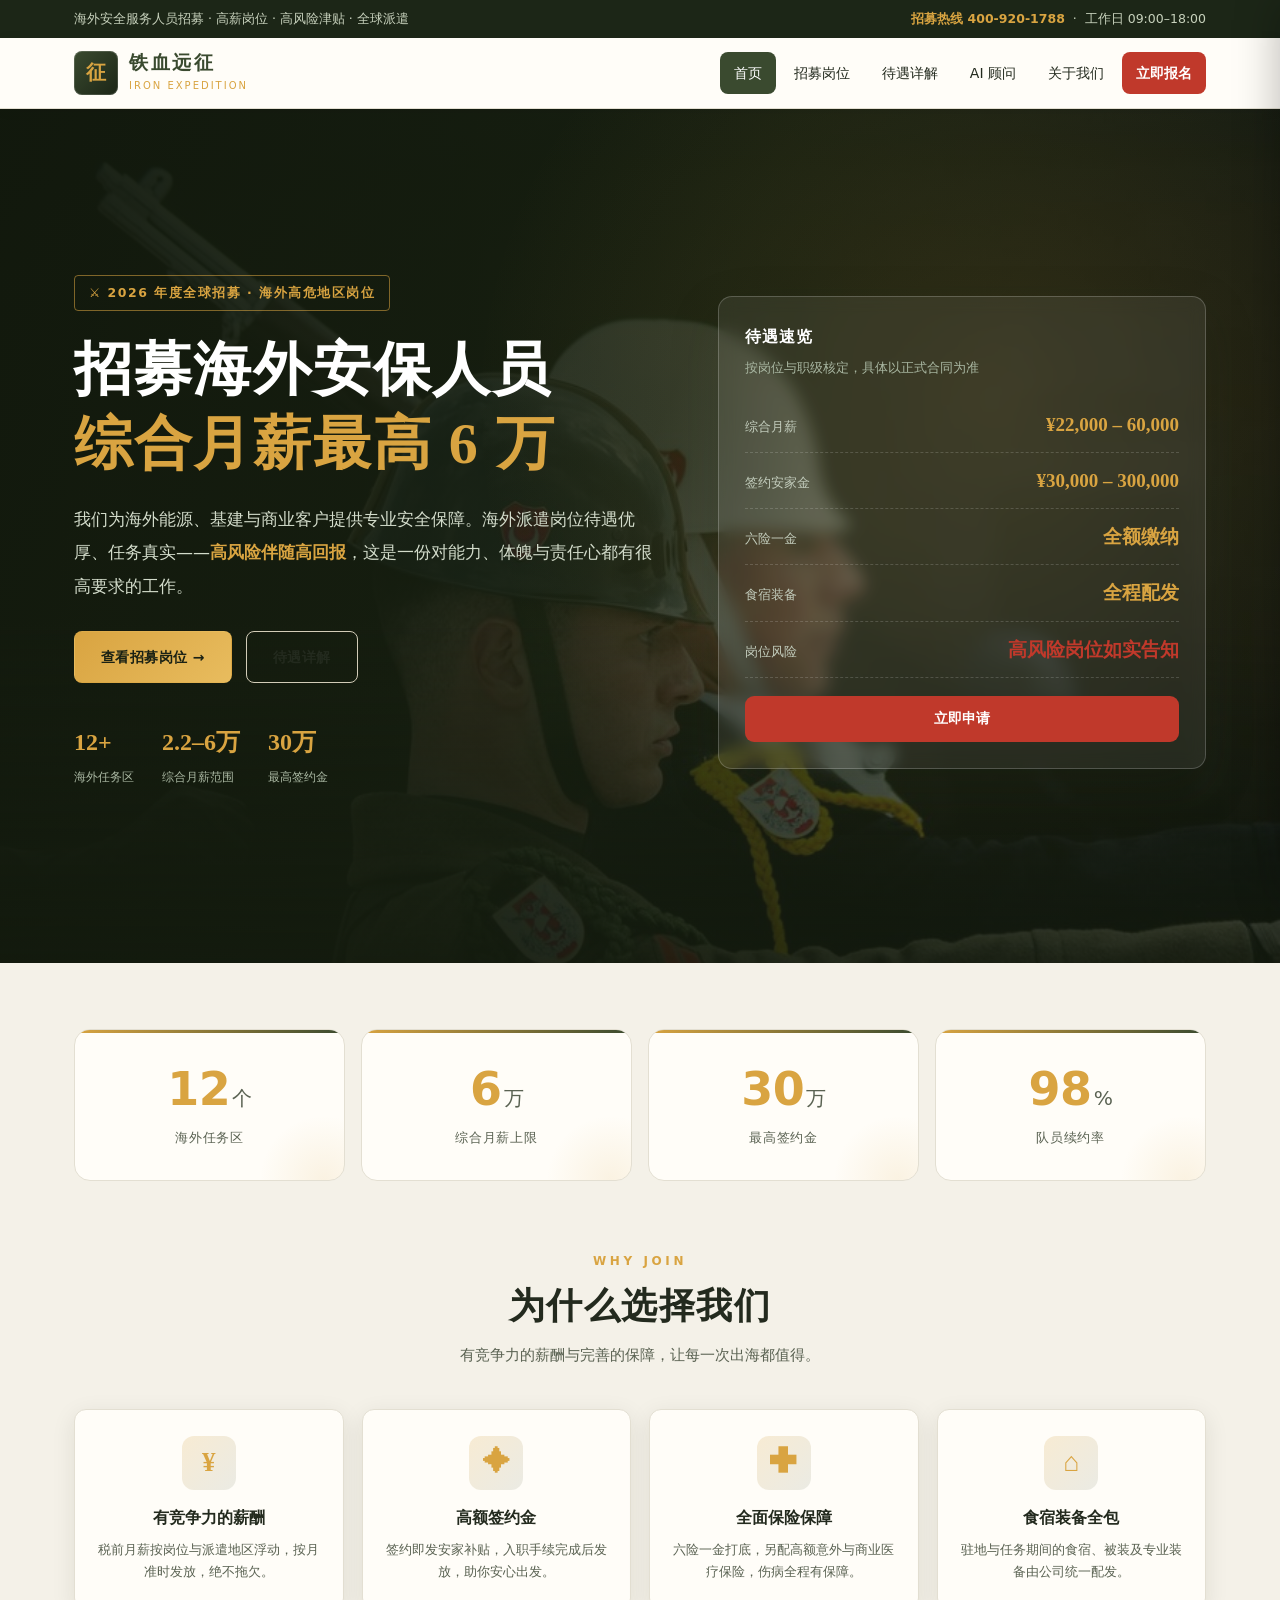
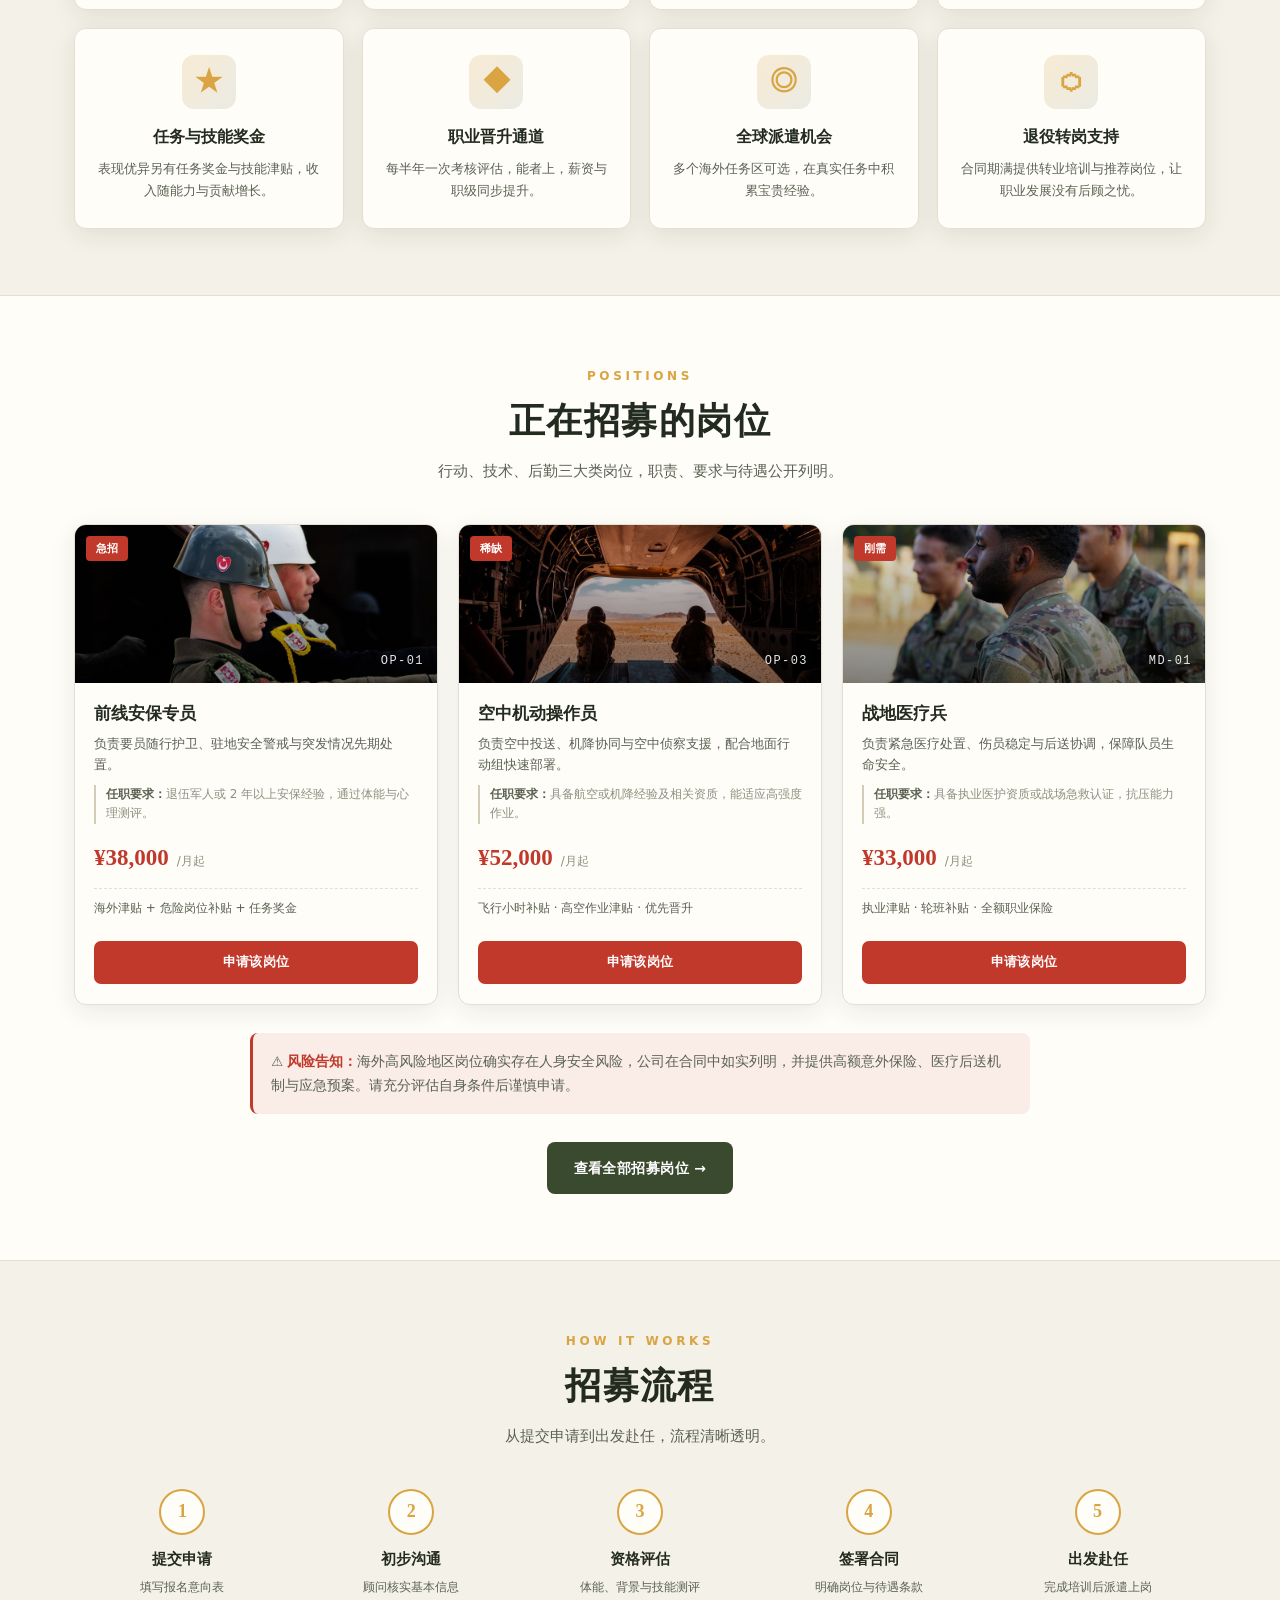
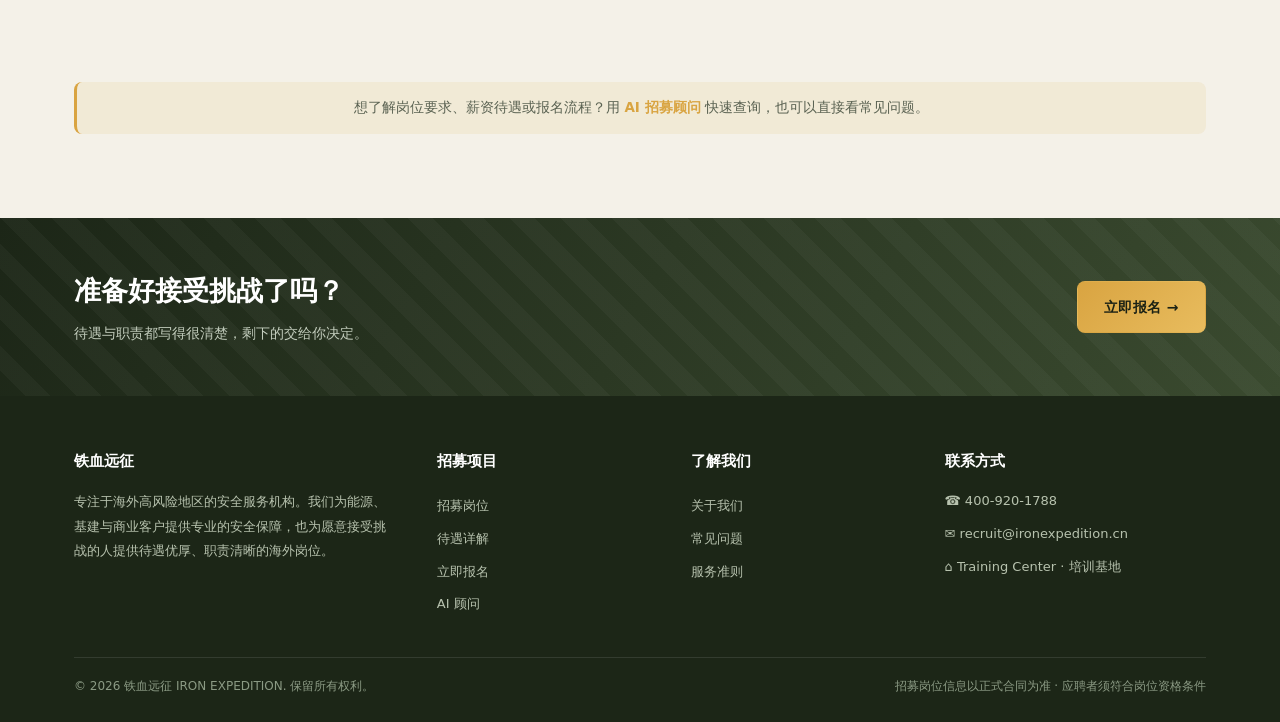
<file: index.html>
<!DOCTYPE html>
<html lang="zh-CN">
<head>
<meta charset="UTF-8"><meta name="viewport" content="width=device-width,initial-scale=1">
<title>铁血远征 · 海外安全服务人员招募 — 铁血远征</title>
<meta name="description" content="铁血远征海外岗位招募：行动、技术、后勤三大类岗位，综合月薪 2.2 万至 6 万，签约金最高 30 万，六险一金与高额意外保障齐全。">
<link rel="stylesheet" href="assets/style.css">
</head>
<body>
<div class="topbar"><div class="wrap">
  <span>海外安全服务人员招募 · 高薪岗位 · 高风险津贴 · 全球派遣</span>
  <span><b>招募热线 400-920-1788</b> &nbsp;·&nbsp; 工作日 09:00–18:00</span>
</div></div>
<header class="sitehead"><div class="wrap">
  <a class="logo" href="index.html"><div class="mark">征</div><div class="txt"><b>铁血远征</b><span>IRON EXPEDITION</span></div></a>
  <nav class="nav"><a href="index.html" class="cur">首页</a><a href="jobs.html">招募岗位</a><a href="benefits.html">待遇详解</a><a href="agent.html">AI 顾问</a><a href="about.html">关于我们</a><a href="enlist.html" class="nav-cta">立即报名</a></nav>
  <button class="burger" id="burger">☰ 菜单</button>
</div></header>
<div class="drawer-mask" id="drawerMask"></div>
<aside class="drawer" id="drawer">
  <div class="dh"><b>铁血远征</b><button id="drawerClose">×</button></div>
  <div class="dlist"><a href="index.html" class="cur"><span class="ico">⌂</span>首页</a><a href="jobs.html"><span class="ico">⚔</span>招募岗位</a><a href="benefits.html"><span class="ico">¥</span>待遇详解</a><a href="agent.html"><span class="ico">✦</span>AI 顾问</a><a href="about.html"><span class="ico">◈</span>关于我们</a><a href="enlist.html"><span class="ico">»</span>立即报名</a></div>
  <div class="df">招募热线 400-920-1788<br>工作日 09:00–18:00 · 海外岗位咨询请留言</div>
</aside>

<section class="hero"><div class="bg"></div><div class="wrap">
  <div>
    <span class="badge">⚔ 2026 年度全球招募 · 海外高危地区岗位</span>
    <h1>招募海外安保人员<br><em>综合月薪最高 6 万</em></h1>
    <p class="lead">我们为海外能源、基建与商业客户提供专业安全保障。海外派遣岗位待遇优厚、任务真实——<b>高风险伴随高回报</b>，这是一份对能力、体魄与责任心都有很高要求的工作。</p>
    <div class="actions"><a href="jobs.html" class="btn btn-gold">查看招募岗位 →</a><a href="benefits.html" class="btn btn-ghost">待遇详解</a></div>
    <div class="trust"><div><b>12+</b><span>海外任务区</span></div><div><b>2.2–6万</b><span>综合月薪范围</span></div><div><b>30万</b><span>最高签约金</span></div></div>
  </div>
  <div class="hero-card">
    <h3>待遇速览</h3><div class="sub">按岗位与职级核定，具体以正式合同为准</div>
    <div class="pay-line"><span>综合月薪</span><b>¥22,000 – 60,000</b></div>
    <div class="pay-line"><span>签约安家金</span><b>¥30,000 – 300,000</b></div>
    <div class="pay-line"><span>六险一金</span><b>全额缴纳</b></div>
    <div class="pay-line"><span>食宿装备</span><b>全程配发</b></div>
    <div class="pay-line"><span>岗位风险</span><b style="color:var(--danger)">高风险岗位如实告知</b></div>
    <div class="fake-input"><a href="enlist.html">立即申请</a></div>
  </div>
</div></section>

<section><div class="wrap"><div class="stat-grid"><div class="stat-card"><div class="stat-num">12<span>个</span></div><div class="stat-label">海外任务区</div></div><div class="stat-card"><div class="stat-num">6<span>万</span></div><div class="stat-label">综合月薪上限</div></div><div class="stat-card"><div class="stat-num">30<span>万</span></div><div class="stat-label">最高签约金</div></div><div class="stat-card"><div class="stat-num">98<span>%</span></div><div class="stat-label">队员续约率</div></div></div></div></section>

<section style="padding-top:0"><div class="wrap">
<div class="sec-head"><span class="kicker">WHY JOIN</span><h2>为什么选择我们</h2><p>有竞争力的薪酬与完善的保障，让每一次出海都值得。</p></div>
<div class="feature-grid"><div class="card feature"><div class="ic">¥</div><h4>有竞争力的薪酬</h4><p>税前月薪按岗位与派遣地区浮动，按月准时发放，绝不拖欠。</p></div><div class="card feature"><div class="ic">✦</div><h4>高额签约金</h4><p>签约即发安家补贴，入职手续完成后发放，助你安心出发。</p></div><div class="card feature"><div class="ic">✚</div><h4>全面保险保障</h4><p>六险一金打底，另配高额意外与商业医疗保险，伤病全程有保障。</p></div><div class="card feature"><div class="ic">⌂</div><h4>食宿装备全包</h4><p>驻地与任务期间的食宿、被装及专业装备由公司统一配发。</p></div><div class="card feature"><div class="ic">★</div><h4>任务与技能奖金</h4><p>表现优异另有任务奖金与技能津贴，收入随能力与贡献增长。</p></div><div class="card feature"><div class="ic">◆</div><h4>职业晋升通道</h4><p>每半年一次考核评估，能者上，薪资与职级同步提升。</p></div><div class="card feature"><div class="ic">◎</div><h4>全球派遣机会</h4><p>多个海外任务区可选，在真实任务中积累宝贵经验。</p></div><div class="card feature"><div class="ic">⬡</div><h4>退役转岗支持</h4><p>合同期满提供转业培训与推荐岗位，让职业发展没有后顾之忧。</p></div></div>
</div></section>

<section style="background:var(--card);border-top:1px solid var(--line);border-bottom:1px solid var(--line)"><div class="wrap">
<div class="sec-head"><span class="kicker">POSITIONS</span><h2>正在招募的岗位</h2><p>行动、技术、后勤三大类岗位，职责、要求与待遇公开列明。</p></div>
<div class="job-grid">
  <article class="job"><div class="top"><img src="assets/images/hero.jpg" alt="前线安保专员" loading="lazy"><span class="corner">急招</span><span class="code">OP-01</span></div><div class="body"><h4>前线安保专员</h4><div class="desc">负责要员随行护卫、驻地安全警戒与突发情况先期处置。</div><div class="req"><b>任职要求：</b>退伍军人或 2 年以上安保经验，通过体能与心理测评。</div><div class="pay"><b>¥38,000</b><span>/月起</span></div><div class="meta">海外津贴 + 危险岗位补贴 + 任务奖金</div><div class="foot"><a href="enlist.html?job=a1" class="btn btn-danger btn-sm">申请该岗位</a></div></div></article>
  <article class="job"><div class="top"><img src="assets/images/s4.jpg" alt="空中机动操作员" loading="lazy"><span class="corner">稀缺</span><span class="code">OP-03</span></div><div class="body"><h4>空中机动操作员</h4><div class="desc">负责空中投送、机降协同与空中侦察支援，配合地面行动组快速部署。</div><div class="req"><b>任职要求：</b>具备航空或机降经验及相关资质，能适应高强度作业。</div><div class="pay"><b>¥52,000</b><span>/月起</span></div><div class="meta">飞行小时补贴 · 高空作业津贴 · 优先晋升</div><div class="foot"><a href="enlist.html?job=a3" class="btn btn-danger btn-sm">申请该岗位</a></div></div></article>
  <article class="job"><div class="top"><img src="assets/images/s10.jpg" alt="战地医疗兵" loading="lazy"><span class="corner">刚需</span><span class="code">MD-01</span></div><div class="body"><h4>战地医疗兵</h4><div class="desc">负责紧急医疗处置、伤员稳定与后送协调，保障队员生命安全。</div><div class="req"><b>任职要求：</b>具备执业医护资质或战场急救认证，抗压能力强。</div><div class="pay"><b>¥33,000</b><span>/月起</span></div><div class="meta">执业津贴 · 轮班补贴 · 全额职业保险</div><div class="foot"><a href="enlist.html?job=b1" class="btn btn-danger btn-sm">申请该岗位</a></div></div></article>
</div>
<div class="danger-note" style="max-width:780px;margin:28px auto 0">⚠️ <b>风险告知：</b>海外高风险地区岗位确实存在人身安全风险，公司在合同中如实列明，并提供高额意外保险、医疗后送机制与应急预案。请充分评估自身条件后谨慎申请。</div>
<div style="text-align:center;margin-top:28px"><a href="jobs.html" class="btn btn-army">查看全部招募岗位 →</a></div>
</div></section>

<section><div class="wrap">
<div class="sec-head"><span class="kicker">HOW IT WORKS</span><h2>招募流程</h2><p>从提交申请到出发赴任，流程清晰透明。</p></div>
<div class="flow"><div class="step"><div class="n">1</div><h5>提交申请</h5><p>填写报名意向表</p></div><div class="step"><div class="n">2</div><h5>初步沟通</h5><p>顾问核实基本信息</p></div><div class="step"><div class="n">3</div><h5>资格评估</h5><p>体能、背景与技能测评</p></div><div class="step"><div class="n">4</div><h5>签署合同</h5><p>明确岗位与待遇条款</p></div><div class="step"><div class="n">5</div><h5>出发赴任</h5><p>完成培训后派遣上岗</p></div></div>
</div></section>

<section style="padding-top:0"><div class="wrap"><div class="notice center">想了解岗位要求、薪资待遇或报名流程？用 <a href="agent.html" style="color:var(--gold)"><b>AI 招募顾问</b></a> 快速查询，也可以直接看常见问题。</div></div></section>

<section class="cta-strip"><div class="wrap">
  <div><h3>准备好接受挑战了吗？</h3><p>待遇与职责都写得很清楚，剩下的交给你决定。</p></div>
  <a href="enlist.html" class="btn btn-gold">立即报名 →</a>
</div></section>

<footer class="sitefoot"><div class="wrap"><div class="grid">
  <div class="brand"><h5>铁血远征</h5><p>专注于海外高风险地区的安全服务机构。我们为能源、基建与商业客户提供专业的安全保障，也为愿意接受挑战的人提供待遇优厚、职责清晰的海外岗位。</p></div>
  <div><h5>招募项目</h5><a href="jobs.html">招募岗位</a><a href="benefits.html">待遇详解</a><a href="enlist.html">立即报名</a><a href="agent.html">AI 顾问</a></div>
  <div><h5>了解我们</h5><a href="about.html">关于我们</a><a href="about.html#faq">常见问题</a><a href="about.html">服务准则</a></div>
  <div><h5>联系方式</h5><div class="contact-line">☎ 400-920-1788</div><div class="contact-line">✉ recruit@ironexpedition.cn</div><div class="contact-line">⌂  Training Center · 培训基地</div></div>
</div>
<div class="bottom"><span>© 2026 铁血远征 IRON EXPEDITION. 保留所有权利。</span><span>招募岗位信息以正式合同为准 · 应聘者须符合岗位资格条件</span></div>
</div></footer>
<div id="toast" class="toast"></div>
<script src="assets/data.js"></script><script src="assets/app.js"></script>
<script>window.TB_READY && TB_READY();</script>
</body></html>
</file>
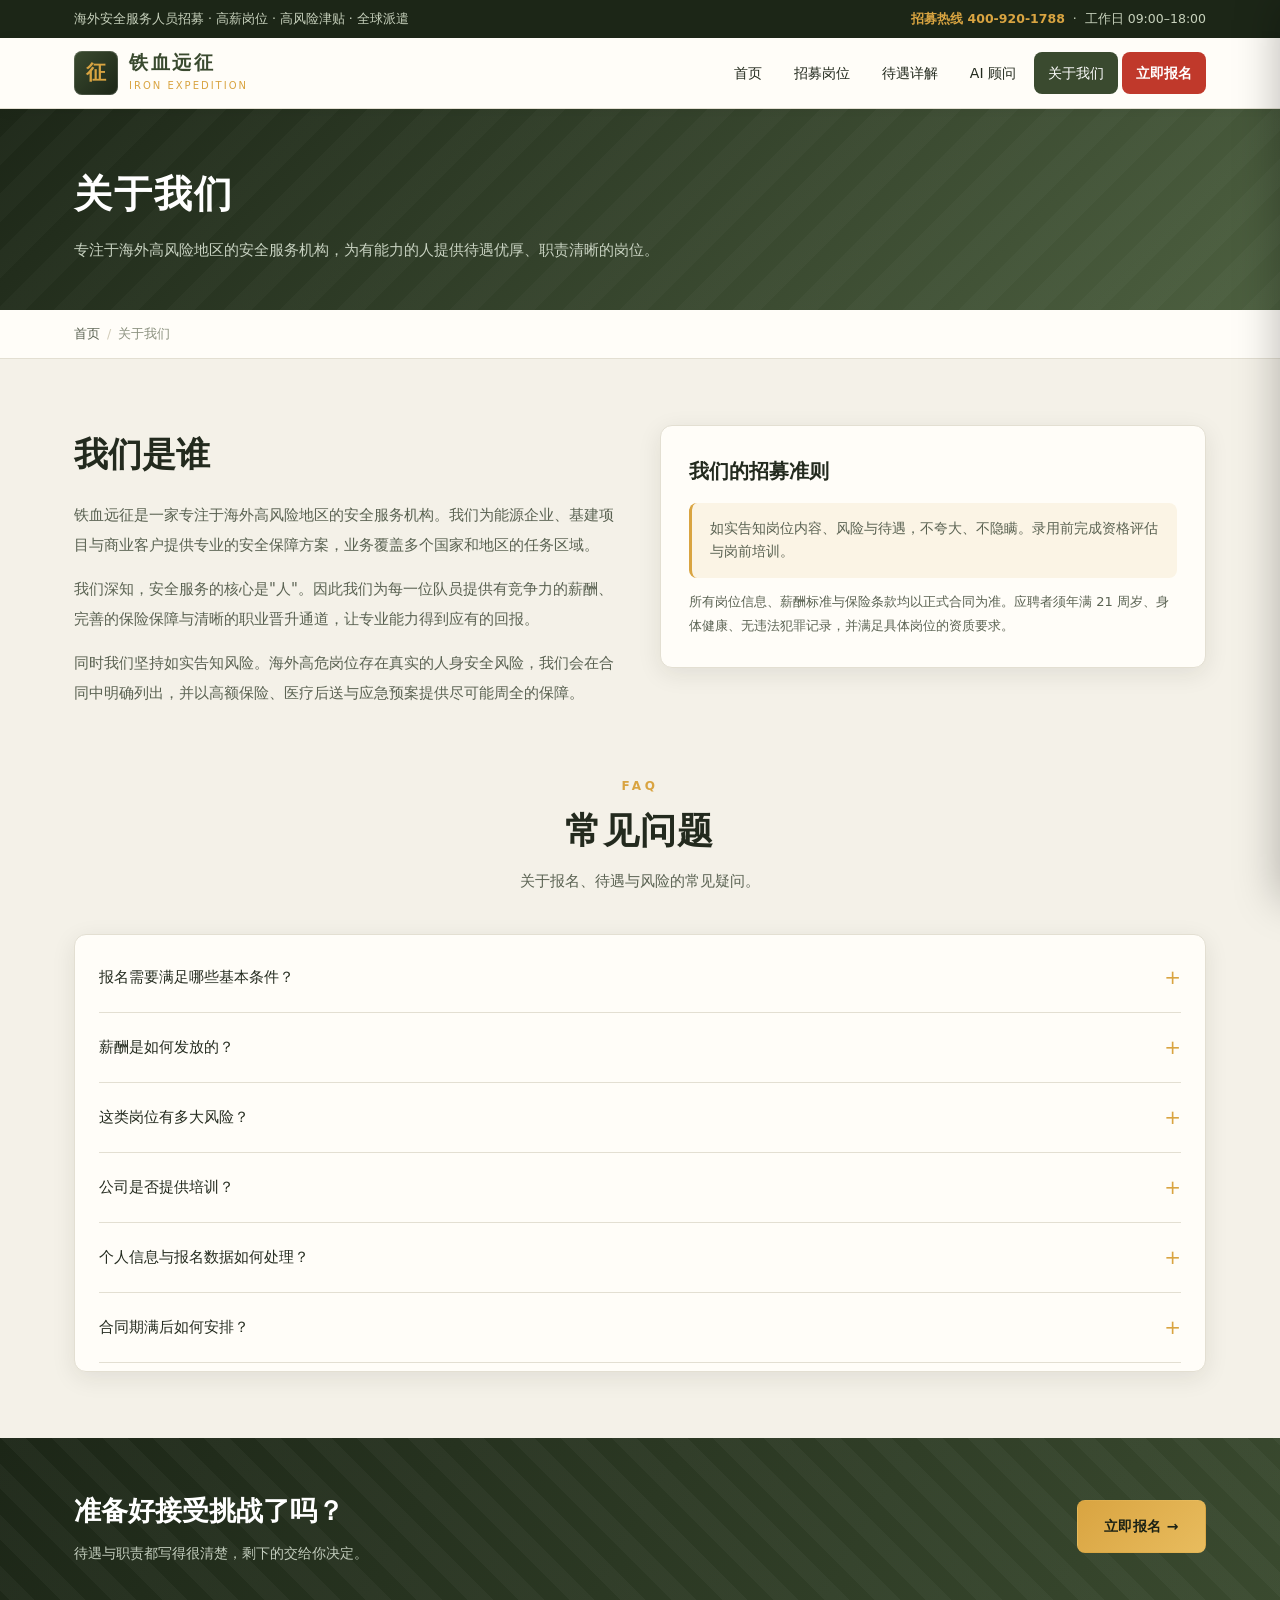
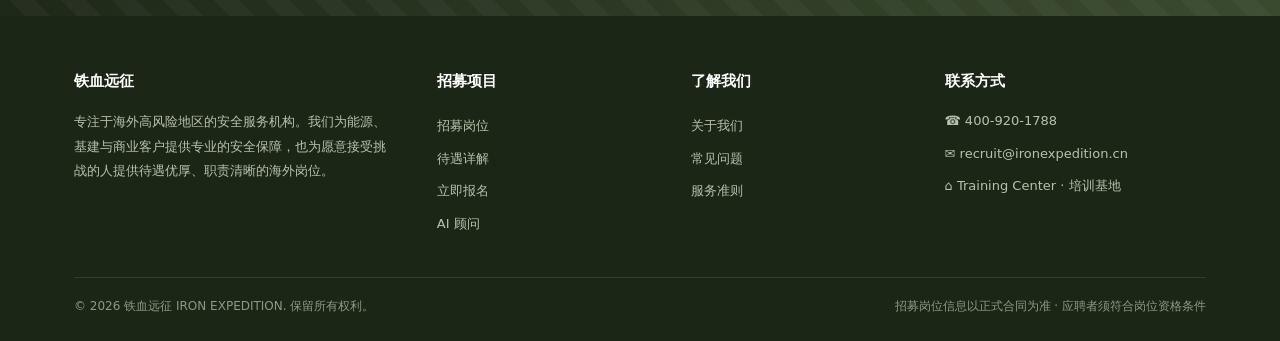
<file: about.html>
<!DOCTYPE html>
<html lang="zh-CN">
<head>
<meta charset="UTF-8"><meta name="viewport" content="width=device-width,initial-scale=1">
<title>关于我们 — 铁血远征</title>
<meta name="description" content="了解铁血远征：海外安全服务机构，招募准则、岗位风险告知与常见疑问。">
<link rel="stylesheet" href="assets/style.css">
</head>
<body>
<div class="topbar"><div class="wrap">
  <span>海外安全服务人员招募 · 高薪岗位 · 高风险津贴 · 全球派遣</span>
  <span><b>招募热线 400-920-1788</b> &nbsp;·&nbsp; 工作日 09:00–18:00</span>
</div></div>
<header class="sitehead"><div class="wrap">
  <a class="logo" href="index.html"><div class="mark">征</div><div class="txt"><b>铁血远征</b><span>IRON EXPEDITION</span></div></a>
  <nav class="nav"><a href="index.html">首页</a><a href="jobs.html">招募岗位</a><a href="benefits.html">待遇详解</a><a href="agent.html">AI 顾问</a><a href="about.html" class="cur">关于我们</a><a href="enlist.html" class="nav-cta">立即报名</a></nav>
  <button class="burger" id="burger">☰ 菜单</button>
</div></header>
<div class="drawer-mask" id="drawerMask"></div>
<aside class="drawer" id="drawer">
  <div class="dh"><b>铁血远征</b><button id="drawerClose">×</button></div>
  <div class="dlist"><a href="index.html"><span class="ico">⌂</span>首页</a><a href="jobs.html"><span class="ico">⚔</span>招募岗位</a><a href="benefits.html"><span class="ico">¥</span>待遇详解</a><a href="agent.html"><span class="ico">✦</span>AI 顾问</a><a href="about.html" class="cur"><span class="ico">◈</span>关于我们</a><a href="enlist.html"><span class="ico">»</span>立即报名</a></div>
  <div class="df">招募热线 400-920-1788<br>工作日 09:00–18:00 · 海外岗位咨询请留言</div>
</aside>

<div class="pagehead"><div class="wrap"><h1>关于我们</h1><p>专注于海外高风险地区的安全服务机构，为有能力的人提供待遇优厚、职责清晰的岗位。</p></div></div>
<div class="crumb"><div class="wrap"><a href="index.html">首页</a><span>/</span>关于我们</div></div>

<section><div class="wrap">
  <div class="about-hero" style="display:grid;gap:40px;align-items:start">
    <div><h2 style="font-family:var(--serif);font-size:clamp(24px,4vw,34px);margin-bottom:16px">我们是谁</h2>
      <p style="color:var(--ink-2);line-height:2;margin-bottom:14px">铁血远征是一家专注于海外高风险地区的安全服务机构。我们为能源企业、基建项目与商业客户提供专业的安全保障方案，业务覆盖多个国家和地区的任务区域。</p>
      <p style="color:var(--ink-2);line-height:2;margin-bottom:14px">我们深知，安全服务的核心是"人"。因此我们为每一位队员提供有竞争力的薪酬、完善的保险保障与清晰的职业晋升通道，让专业能力得到应有的回报。</p>
      <p style="color:var(--ink-2);line-height:2">同时我们坚持如实告知风险。海外高危岗位存在真实的人身安全风险，我们会在合同中明确列出，并以高额保险、医疗后送与应急预案提供尽可能周全的保障。</p>
    </div>
    <div class="card" style="padding:28px"><h3 style="font-family:var(--serif);font-size:20px;margin-bottom:14px">我们的招募准则</h3>
      <div class="notice" style="margin:0 0 12px">如实告知岗位内容、风险与待遇，不夸大、不隐瞒。录用前完成资格评估与岗前培训。</div>
      <p class="small" style="line-height:1.9">所有岗位信息、薪酬标准与保险条款均以正式合同为准。应聘者须年满 21 周岁、身体健康、无违法犯罪记录，并满足具体岗位的资质要求。</p>
    </div>
  </div>
  <div class="sec-head" style="margin-top:64px"><span class="kicker">FAQ</span><h2>常见问题</h2><p>关于报名、待遇与风险的常见疑问。</p></div>
  <div class="card" style="padding:8px 24px" id="faqBox"></div>
</div></section>

<section class="cta-strip"><div class="wrap">
  <div><h3>准备好接受挑战了吗？</h3><p>待遇与职责都写得很清楚，剩下的交给你决定。</p></div>
  <a href="enlist.html" class="btn btn-gold">立即报名 →</a>
</div></section>

<footer class="sitefoot"><div class="wrap"><div class="grid">
  <div class="brand"><h5>铁血远征</h5><p>专注于海外高风险地区的安全服务机构。我们为能源、基建与商业客户提供专业的安全保障，也为愿意接受挑战的人提供待遇优厚、职责清晰的海外岗位。</p></div>
  <div><h5>招募项目</h5><a href="jobs.html">招募岗位</a><a href="benefits.html">待遇详解</a><a href="enlist.html">立即报名</a><a href="agent.html">AI 顾问</a></div>
  <div><h5>了解我们</h5><a href="about.html">关于我们</a><a href="about.html#faq">常见问题</a><a href="about.html">服务准则</a></div>
  <div><h5>联系方式</h5><div class="contact-line">☎ 400-920-1788</div><div class="contact-line">✉ recruit@ironexpedition.cn</div><div class="contact-line">⌂  Training Center · 培训基地</div></div>
</div>
<div class="bottom"><span>© 2026 铁血远征 IRON EXPEDITION. 保留所有权利。</span><span>招募岗位信息以正式合同为准 · 应聘者须符合岗位资格条件</span></div>
</div></footer>
<div id="toast" class="toast"></div>
<script src="assets/data.js"></script><script src="assets/app.js"></script>
<script>window.TB_READY && TB_READY();</script>
</body></html>
</file>
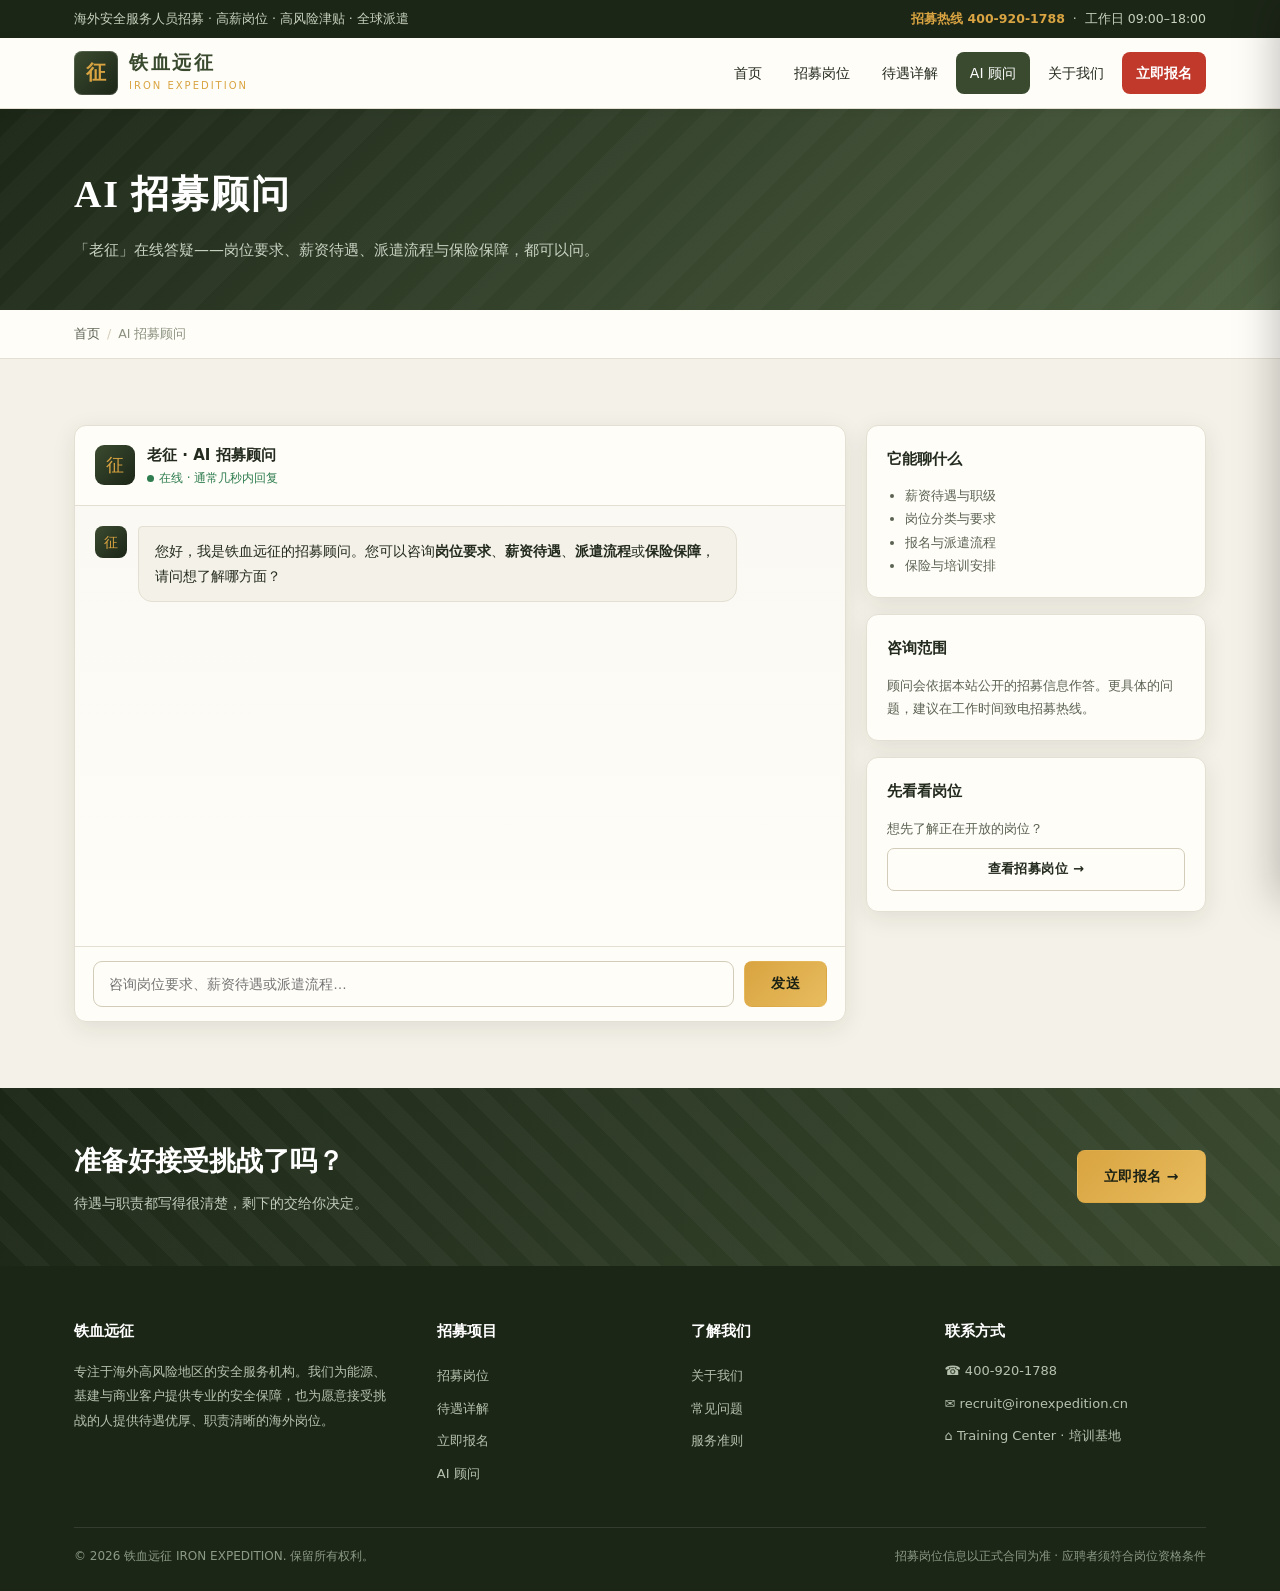
<file: agent.html>
<!DOCTYPE html>
<html lang="zh-CN">
<head>
<meta charset="UTF-8"><meta name="viewport" content="width=device-width,initial-scale=1">
<title>AI 招募顾问 — 铁血远征</title>
<meta name="description" content="铁血远征 AI 招募顾问，在线解答岗位要求、薪资待遇、派遣流程与保险保障等招募相关问题。">
<link rel="stylesheet" href="assets/style.css">
</head>
<body>
<div class="topbar"><div class="wrap">
  <span>海外安全服务人员招募 · 高薪岗位 · 高风险津贴 · 全球派遣</span>
  <span><b>招募热线 400-920-1788</b> &nbsp;·&nbsp; 工作日 09:00–18:00</span>
</div></div>
<header class="sitehead"><div class="wrap">
  <a class="logo" href="index.html"><div class="mark">征</div><div class="txt"><b>铁血远征</b><span>IRON EXPEDITION</span></div></a>
  <nav class="nav"><a href="index.html">首页</a><a href="jobs.html">招募岗位</a><a href="benefits.html">待遇详解</a><a href="agent.html" class="cur">AI 顾问</a><a href="about.html">关于我们</a><a href="enlist.html" class="nav-cta">立即报名</a></nav>
  <button class="burger" id="burger">☰ 菜单</button>
</div></header>
<div class="drawer-mask" id="drawerMask"></div>
<aside class="drawer" id="drawer">
  <div class="dh"><b>铁血远征</b><button id="drawerClose">×</button></div>
  <div class="dlist"><a href="index.html"><span class="ico">⌂</span>首页</a><a href="jobs.html"><span class="ico">⚔</span>招募岗位</a><a href="benefits.html"><span class="ico">¥</span>待遇详解</a><a href="agent.html" class="cur"><span class="ico">✦</span>AI 顾问</a><a href="about.html"><span class="ico">◈</span>关于我们</a><a href="enlist.html"><span class="ico">»</span>立即报名</a></div>
  <div class="df">招募热线 400-920-1788<br>工作日 09:00–18:00 · 海外岗位咨询请留言</div>
</aside>

<div class="pagehead"><div class="wrap"><h1>AI 招募顾问</h1><p>「老征」在线答疑——岗位要求、薪资待遇、派遣流程与保险保障，都可以问。</p></div></div>
<div class="crumb"><div class="wrap"><a href="index.html">首页</a><span>/</span>AI 招募顾问</div></div>

<section><div class="wrap">
  <div class="agent-layout">
    <div class="chat-box">
      <div class="chat-top"><div class="av">征</div><div><b>老征 · AI 招募顾问</b><div class="status">在线 · 通常几秒内回复</div></div></div>
      <div class="chat-log" id="chatLog"></div>
      <div class="chat-input"><input type="text" id="msgInput" placeholder="咨询岗位要求、薪资待遇或派遣流程…" autocomplete="off"><button class="btn btn-gold" id="sendBtn">发送</button></div>
    </div>
    <aside class="agent-side">
      <div class="card side-card"><h4>它能聊什么</h4><ul><li>薪资待遇与职级</li><li>岗位分类与要求</li><li>报名与派遣流程</li><li>保险与培训安排</li></ul></div>
      <div class="card side-card"><h4>咨询范围</h4><p>顾问会依据本站公开的招募信息作答。更具体的问题，建议在工作时间致电招募热线。</p></div>
      <div class="card side-card"><h4>先看看岗位</h4><p>想先了解正在开放的岗位？</p><a href="jobs.html" class="btn btn-ghost btn-sm" style="width:100%;margin-top:8px">查看招募岗位 →</a></div>
    </aside>
  </div>
</div></section>

<section class="cta-strip"><div class="wrap">
  <div><h3>准备好接受挑战了吗？</h3><p>待遇与职责都写得很清楚，剩下的交给你决定。</p></div>
  <a href="enlist.html" class="btn btn-gold">立即报名 →</a>
</div></section>

<footer class="sitefoot"><div class="wrap"><div class="grid">
  <div class="brand"><h5>铁血远征</h5><p>专注于海外高风险地区的安全服务机构。我们为能源、基建与商业客户提供专业的安全保障，也为愿意接受挑战的人提供待遇优厚、职责清晰的海外岗位。</p></div>
  <div><h5>招募项目</h5><a href="jobs.html">招募岗位</a><a href="benefits.html">待遇详解</a><a href="enlist.html">立即报名</a><a href="agent.html">AI 顾问</a></div>
  <div><h5>了解我们</h5><a href="about.html">关于我们</a><a href="about.html#faq">常见问题</a><a href="about.html">服务准则</a></div>
  <div><h5>联系方式</h5><div class="contact-line">☎ 400-920-1788</div><div class="contact-line">✉ recruit@ironexpedition.cn</div><div class="contact-line">⌂  Training Center · 培训基地</div></div>
</div>
<div class="bottom"><span>© 2026 铁血远征 IRON EXPEDITION. 保留所有权利。</span><span>招募岗位信息以正式合同为准 · 应聘者须符合岗位资格条件</span></div>
</div></footer>
<div id="toast" class="toast"></div>
<script src="assets/data.js"></script><script src="assets/app.js"></script>
<script>window.TB_READY && TB_READY();</script>
</body></html>
</file>
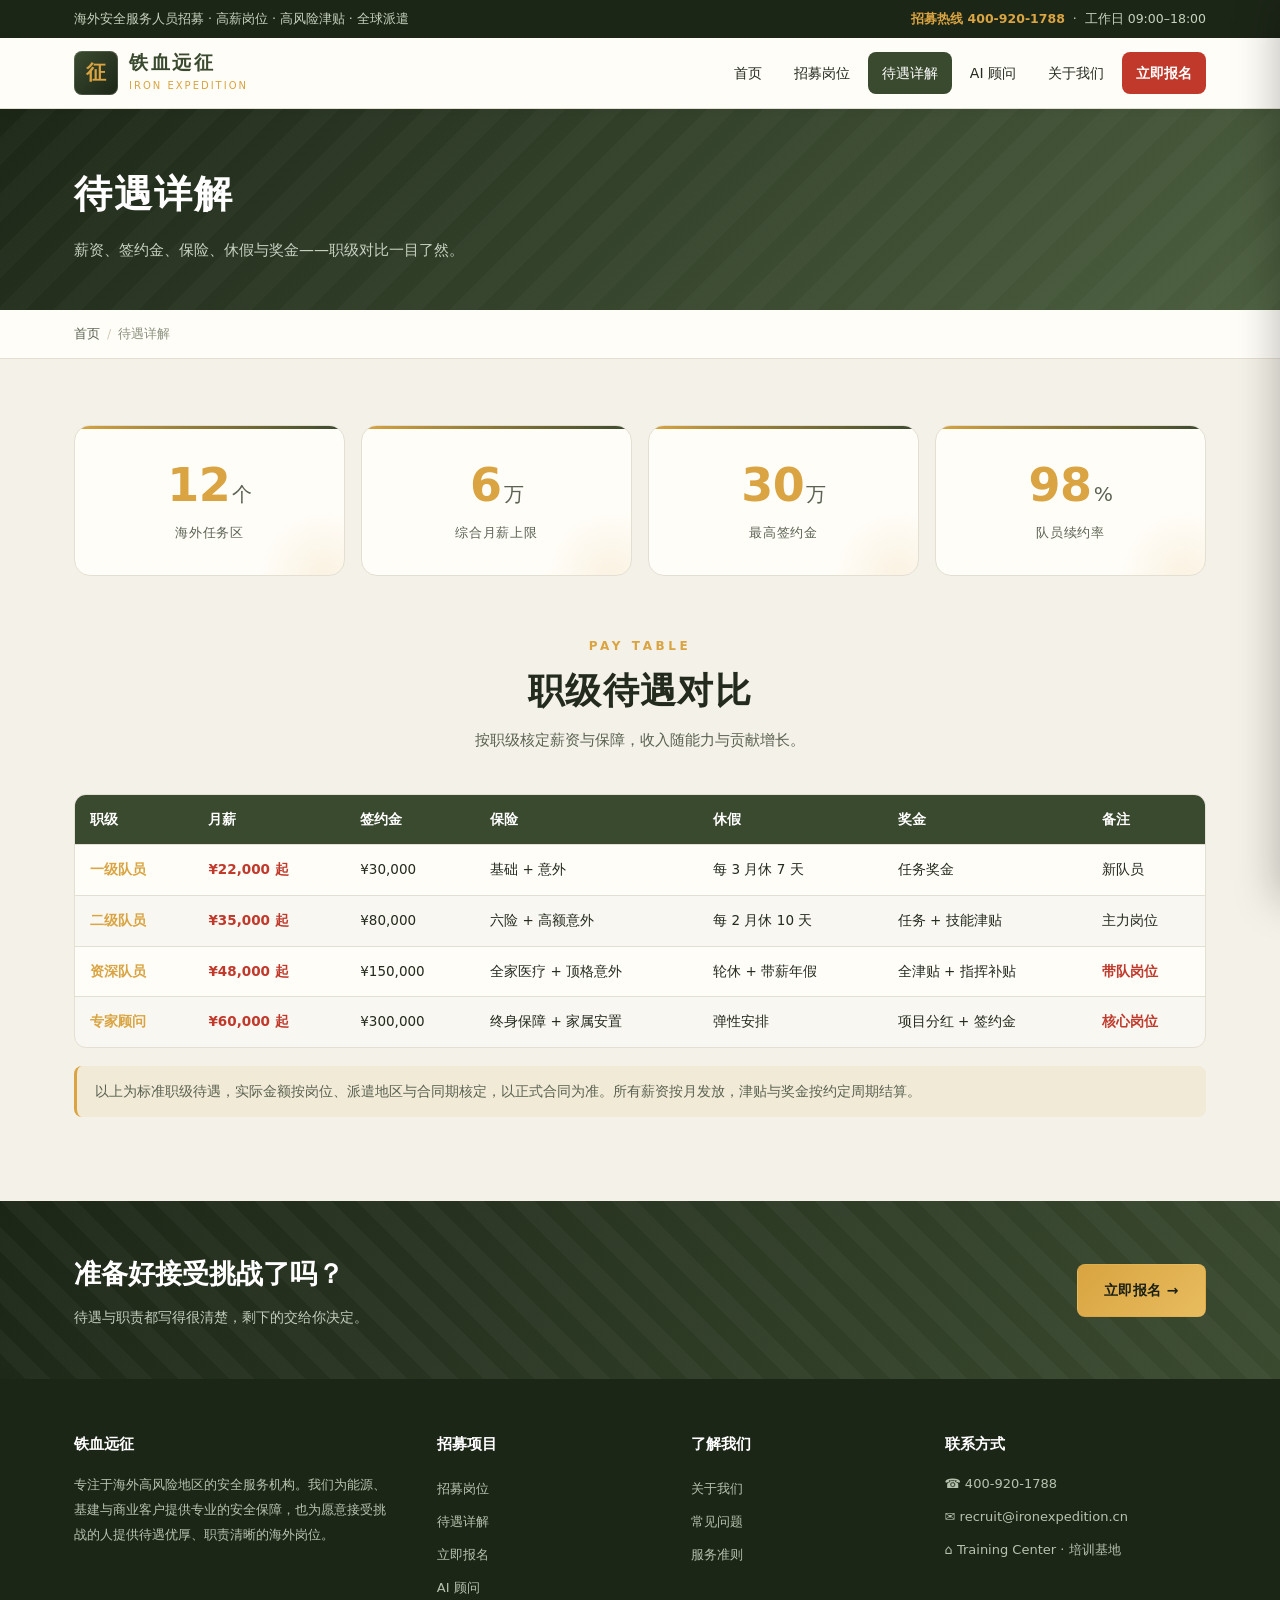
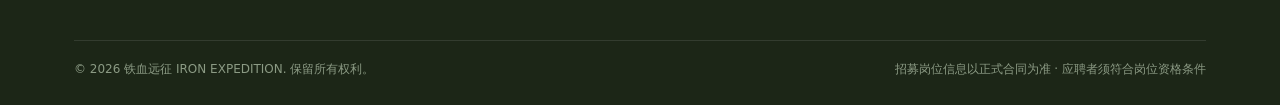
<file: benefits.html>
<!DOCTYPE html>
<html lang="zh-CN">
<head>
<meta charset="UTF-8"><meta name="viewport" content="width=device-width,initial-scale=1">
<title>待遇详解 — 铁血远征</title>
<meta name="description" content="铁血远征职级待遇对比：月薪、签约金、保险、休假与奖金一览，薪资按月发放，标准以正式合同为准。">
<link rel="stylesheet" href="assets/style.css">
</head>
<body>
<div class="topbar"><div class="wrap">
  <span>海外安全服务人员招募 · 高薪岗位 · 高风险津贴 · 全球派遣</span>
  <span><b>招募热线 400-920-1788</b> &nbsp;·&nbsp; 工作日 09:00–18:00</span>
</div></div>
<header class="sitehead"><div class="wrap">
  <a class="logo" href="index.html"><div class="mark">征</div><div class="txt"><b>铁血远征</b><span>IRON EXPEDITION</span></div></a>
  <nav class="nav"><a href="index.html">首页</a><a href="jobs.html">招募岗位</a><a href="benefits.html" class="cur">待遇详解</a><a href="agent.html">AI 顾问</a><a href="about.html">关于我们</a><a href="enlist.html" class="nav-cta">立即报名</a></nav>
  <button class="burger" id="burger">☰ 菜单</button>
</div></header>
<div class="drawer-mask" id="drawerMask"></div>
<aside class="drawer" id="drawer">
  <div class="dh"><b>铁血远征</b><button id="drawerClose">×</button></div>
  <div class="dlist"><a href="index.html"><span class="ico">⌂</span>首页</a><a href="jobs.html"><span class="ico">⚔</span>招募岗位</a><a href="benefits.html" class="cur"><span class="ico">¥</span>待遇详解</a><a href="agent.html"><span class="ico">✦</span>AI 顾问</a><a href="about.html"><span class="ico">◈</span>关于我们</a><a href="enlist.html"><span class="ico">»</span>立即报名</a></div>
  <div class="df">招募热线 400-920-1788<br>工作日 09:00–18:00 · 海外岗位咨询请留言</div>
</aside>

<div class="pagehead"><div class="wrap"><h1>待遇详解</h1><p>薪资、签约金、保险、休假与奖金——职级对比一目了然。</p></div></div>
<div class="crumb"><div class="wrap"><a href="index.html">首页</a><span>/</span>待遇详解</div></div>

<section><div class="wrap">
  <div class="stat-grid"><div class="stat-card"><div class="stat-num">12<span>个</span></div><div class="stat-label">海外任务区</div></div><div class="stat-card"><div class="stat-num">6<span>万</span></div><div class="stat-label">综合月薪上限</div></div><div class="stat-card"><div class="stat-num">30<span>万</span></div><div class="stat-label">最高签约金</div></div><div class="stat-card"><div class="stat-num">98<span>%</span></div><div class="stat-label">队员续约率</div></div></div>
  <div class="sec-head" style="margin-top:56px"><span class="kicker">PAY TABLE</span><h2>职级待遇对比</h2><p>按职级核定薪资与保障，收入随能力与贡献增长。</p></div>
  <div class="tbl-wrap"><table class="tbl"><thead><tr><th>职级</th><th>月薪</th><th>签约金</th><th>保险</th><th>休假</th><th>奖金</th><th>备注</th></tr></thead><tbody id="tierBody"></tbody></table></div>
  <div class="notice">以上为标准职级待遇，实际金额按岗位、派遣地区与合同期核定，以正式合同为准。所有薪资按月发放，津贴与奖金按约定周期结算。</div>
</div></section>

<section class="cta-strip"><div class="wrap">
  <div><h3>准备好接受挑战了吗？</h3><p>待遇与职责都写得很清楚，剩下的交给你决定。</p></div>
  <a href="enlist.html" class="btn btn-gold">立即报名 →</a>
</div></section>

<footer class="sitefoot"><div class="wrap"><div class="grid">
  <div class="brand"><h5>铁血远征</h5><p>专注于海外高风险地区的安全服务机构。我们为能源、基建与商业客户提供专业的安全保障，也为愿意接受挑战的人提供待遇优厚、职责清晰的海外岗位。</p></div>
  <div><h5>招募项目</h5><a href="jobs.html">招募岗位</a><a href="benefits.html">待遇详解</a><a href="enlist.html">立即报名</a><a href="agent.html">AI 顾问</a></div>
  <div><h5>了解我们</h5><a href="about.html">关于我们</a><a href="about.html#faq">常见问题</a><a href="about.html">服务准则</a></div>
  <div><h5>联系方式</h5><div class="contact-line">☎ 400-920-1788</div><div class="contact-line">✉ recruit@ironexpedition.cn</div><div class="contact-line">⌂  Training Center · 培训基地</div></div>
</div>
<div class="bottom"><span>© 2026 铁血远征 IRON EXPEDITION. 保留所有权利。</span><span>招募岗位信息以正式合同为准 · 应聘者须符合岗位资格条件</span></div>
</div></footer>
<div id="toast" class="toast"></div>
<script src="assets/data.js"></script><script src="assets/app.js"></script>
<script>window.TB_READY && TB_READY();</script>
</body></html>
</file>
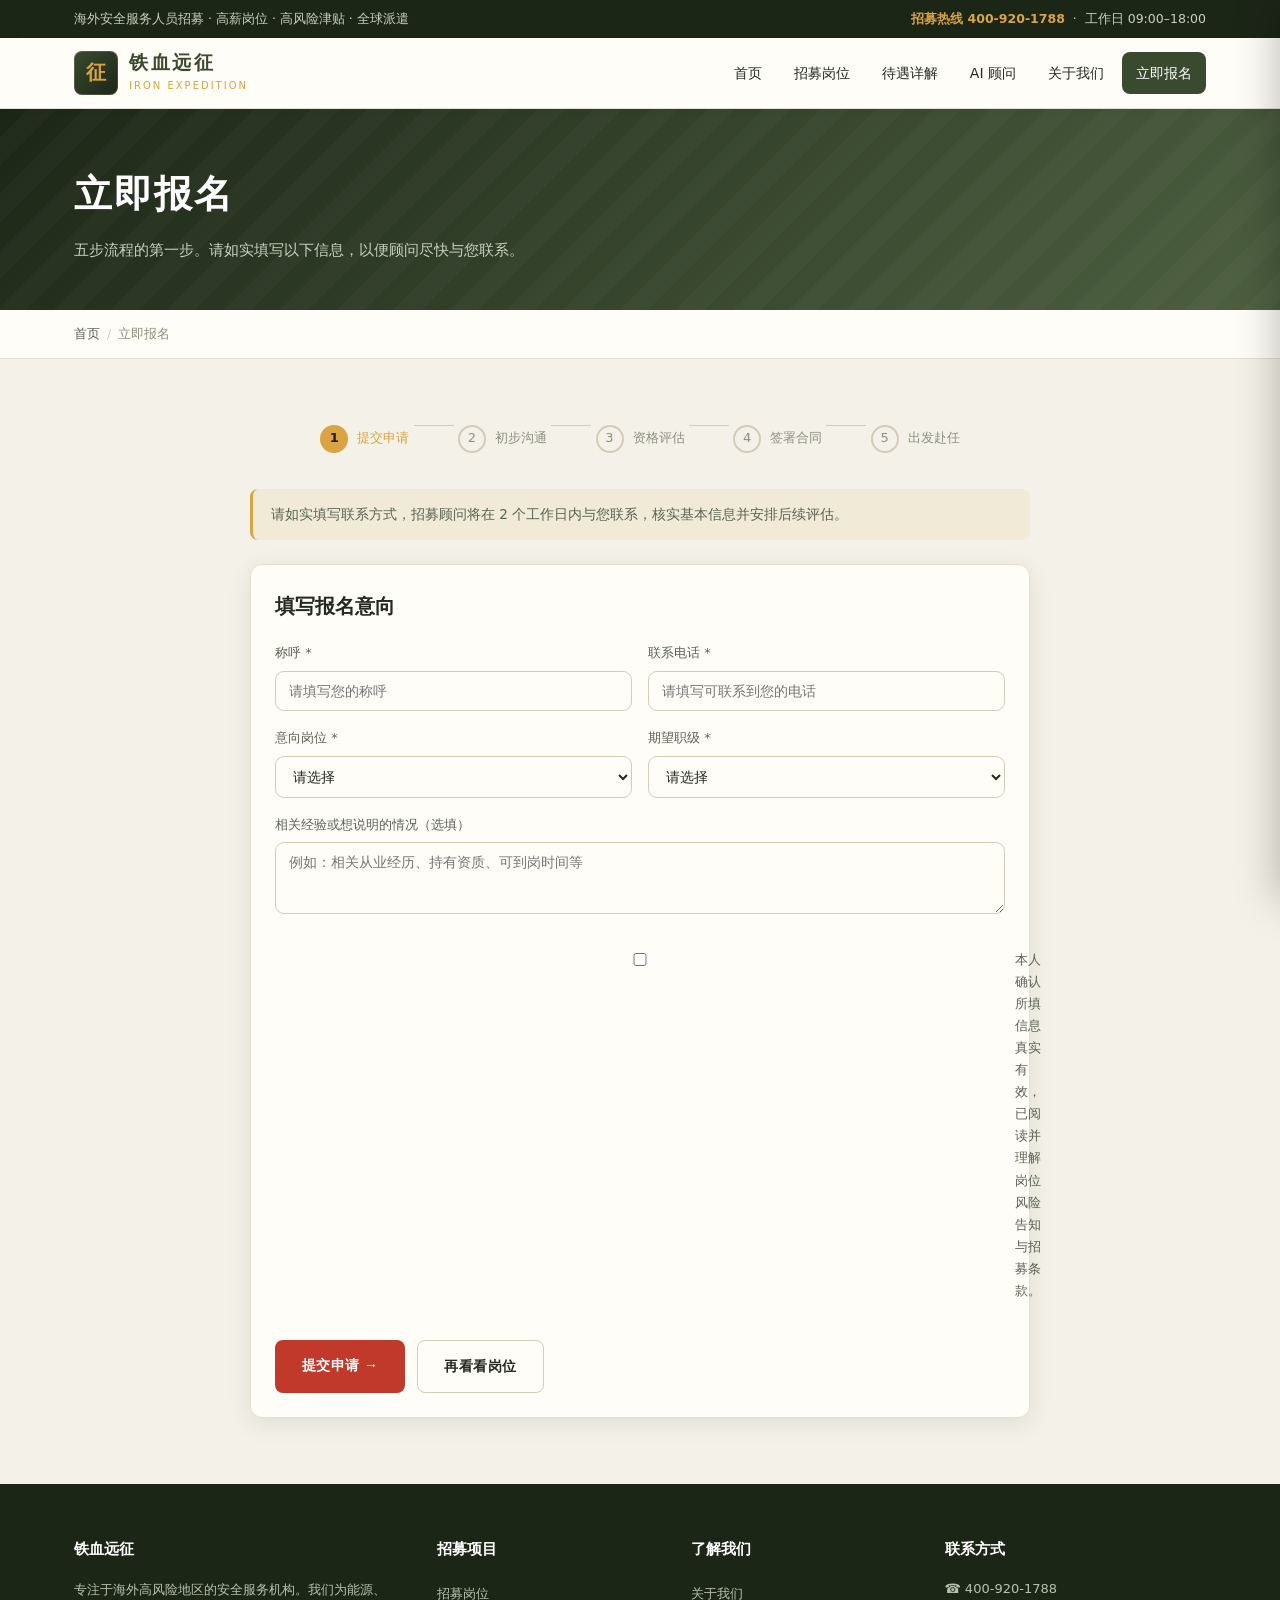
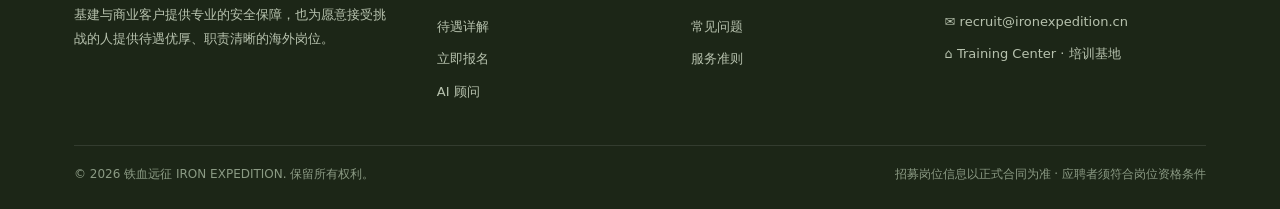
<file: enlist.html>
<!DOCTYPE html>
<html lang="zh-CN">
<head>
<meta charset="UTF-8"><meta name="viewport" content="width=device-width,initial-scale=1">
<title>立即报名 — 铁血远征</title>
<meta name="description" content="填写报名意向，提交后招募顾问将在两个工作日内与您联系。">
<link rel="stylesheet" href="assets/style.css">
</head>
<body>
<div class="topbar"><div class="wrap">
  <span>海外安全服务人员招募 · 高薪岗位 · 高风险津贴 · 全球派遣</span>
  <span><b>招募热线 400-920-1788</b> &nbsp;·&nbsp; 工作日 09:00–18:00</span>
</div></div>
<header class="sitehead"><div class="wrap">
  <a class="logo" href="index.html"><div class="mark">征</div><div class="txt"><b>铁血远征</b><span>IRON EXPEDITION</span></div></a>
  <nav class="nav"><a href="index.html">首页</a><a href="jobs.html">招募岗位</a><a href="benefits.html">待遇详解</a><a href="agent.html">AI 顾问</a><a href="about.html">关于我们</a><a href="enlist.html" class="cur">立即报名</a></nav>
  <button class="burger" id="burger">☰ 菜单</button>
</div></header>
<div class="drawer-mask" id="drawerMask"></div>
<aside class="drawer" id="drawer">
  <div class="dh"><b>铁血远征</b><button id="drawerClose">×</button></div>
  <div class="dlist"><a href="index.html"><span class="ico">⌂</span>首页</a><a href="jobs.html"><span class="ico">⚔</span>招募岗位</a><a href="benefits.html"><span class="ico">¥</span>待遇详解</a><a href="agent.html"><span class="ico">✦</span>AI 顾问</a><a href="about.html"><span class="ico">◈</span>关于我们</a><a href="enlist.html" class="cur"><span class="ico">»</span>立即报名</a></div>
  <div class="df">招募热线 400-920-1788<br>工作日 09:00–18:00 · 海外岗位咨询请留言</div>
</aside>

<div class="pagehead"><div class="wrap"><h1>立即报名</h1><p>五步流程的第一步。请如实填写以下信息，以便顾问尽快与您联系。</p></div></div>
<div class="crumb"><div class="wrap"><a href="index.html">首页</a><span>/</span>立即报名</div></div>

<section><div class="wrap">
  <div class="steps">
    <div class="s on"><span class="n">1</span><span class="t">提交申请</span></div><div class="line"></div>
    <div class="s"><span class="n">2</span><span class="t">初步沟通</span></div><div class="line"></div>
    <div class="s"><span class="n">3</span><span class="t">资格评估</span></div><div class="line"></div>
    <div class="s"><span class="n">4</span><span class="t">签署合同</span></div><div class="line"></div>
    <div class="s"><span class="n">5</span><span class="t">出发赴任</span></div>
  </div>
  <div class="notice" style="max-width:780px;margin:0 auto 24px">请如实填写联系方式，招募顾问将在 2 个工作日内与您联系，核实基本信息并安排后续评估。</div>
  <form class="card section-card" id="enlistForm" style="max-width:780px;margin:0 auto" novalidate>
    <h3 style="font-family:var(--serif);font-size:20px;margin-bottom:18px">填写报名意向</h3>
    <div class="form-grid">
      <div class="field"><label>称呼 *</label><input name="name" data-required placeholder="请填写您的称呼"><div class="err">请填写称呼</div></div>
      <div class="field"><label>联系电话 *</label><input name="phone" data-required placeholder="请填写可联系到您的电话"><div class="err">请填写联系电话</div></div>
      <div class="field"><label>意向岗位 *</label><select name="job" id="fJob" data-required><option value="">请选择</option><option value="a1">前线安保专员</option><option value="a2">精确支援专员</option><option value="a3">空中机动操作员</option><option value="b1">战地医疗兵</option><option value="b2">通信与情报分析员</option><option value="b3">后勤保障主管</option><option value="c1">营地运营主管</option><option value="c2">装备维护技师</option><option value="c3">工作犬训导员</option></select><div class="err">请选择意向岗位</div></div>
      <div class="field"><label>期望职级 *</label><select name="tier" data-required><option value="">请选择</option><option>一级队员</option><option>二级队员</option><option>资深队员</option><option>专家顾问</option></select><div class="err">请选择期望职级</div></div>
      <div class="field full"><label>相关经验或想说明的情况（选填）</label><textarea name="msg" rows="3" placeholder="例如：相关从业经历、持有资质、可到岗时间等"></textarea></div>
      <div class="field full"><div class="check-row"><input type="checkbox" name="agree" data-required id="agreeChk"><label for="agreeChk">本人确认所填信息真实有效，已阅读并理解岗位风险告知与招募条款。</label></div><div class="err">请先勾选确认</div></div>
    </div>
    <div style="margin-top:22px;display:flex;gap:12px;flex-wrap:wrap"><button type="submit" class="btn btn-danger">提交申请 →</button><a href="jobs.html" class="btn btn-ghost">再看看岗位</a></div>
  </form>
</div></section>

<footer class="sitefoot"><div class="wrap"><div class="grid">
  <div class="brand"><h5>铁血远征</h5><p>专注于海外高风险地区的安全服务机构。我们为能源、基建与商业客户提供专业的安全保障，也为愿意接受挑战的人提供待遇优厚、职责清晰的海外岗位。</p></div>
  <div><h5>招募项目</h5><a href="jobs.html">招募岗位</a><a href="benefits.html">待遇详解</a><a href="enlist.html">立即报名</a><a href="agent.html">AI 顾问</a></div>
  <div><h5>了解我们</h5><a href="about.html">关于我们</a><a href="about.html#faq">常见问题</a><a href="about.html">服务准则</a></div>
  <div><h5>联系方式</h5><div class="contact-line">☎ 400-920-1788</div><div class="contact-line">✉ recruit@ironexpedition.cn</div><div class="contact-line">⌂  Training Center · 培训基地</div></div>
</div>
<div class="bottom"><span>© 2026 铁血远征 IRON EXPEDITION. 保留所有权利。</span><span>招募岗位信息以正式合同为准 · 应聘者须符合岗位资格条件</span></div>
</div></footer>
<div id="toast" class="toast"></div>
<script src="assets/data.js"></script><script src="assets/app.js"></script>
<script>window.TB_READY && TB_READY();</script>
</body></html>
</file>
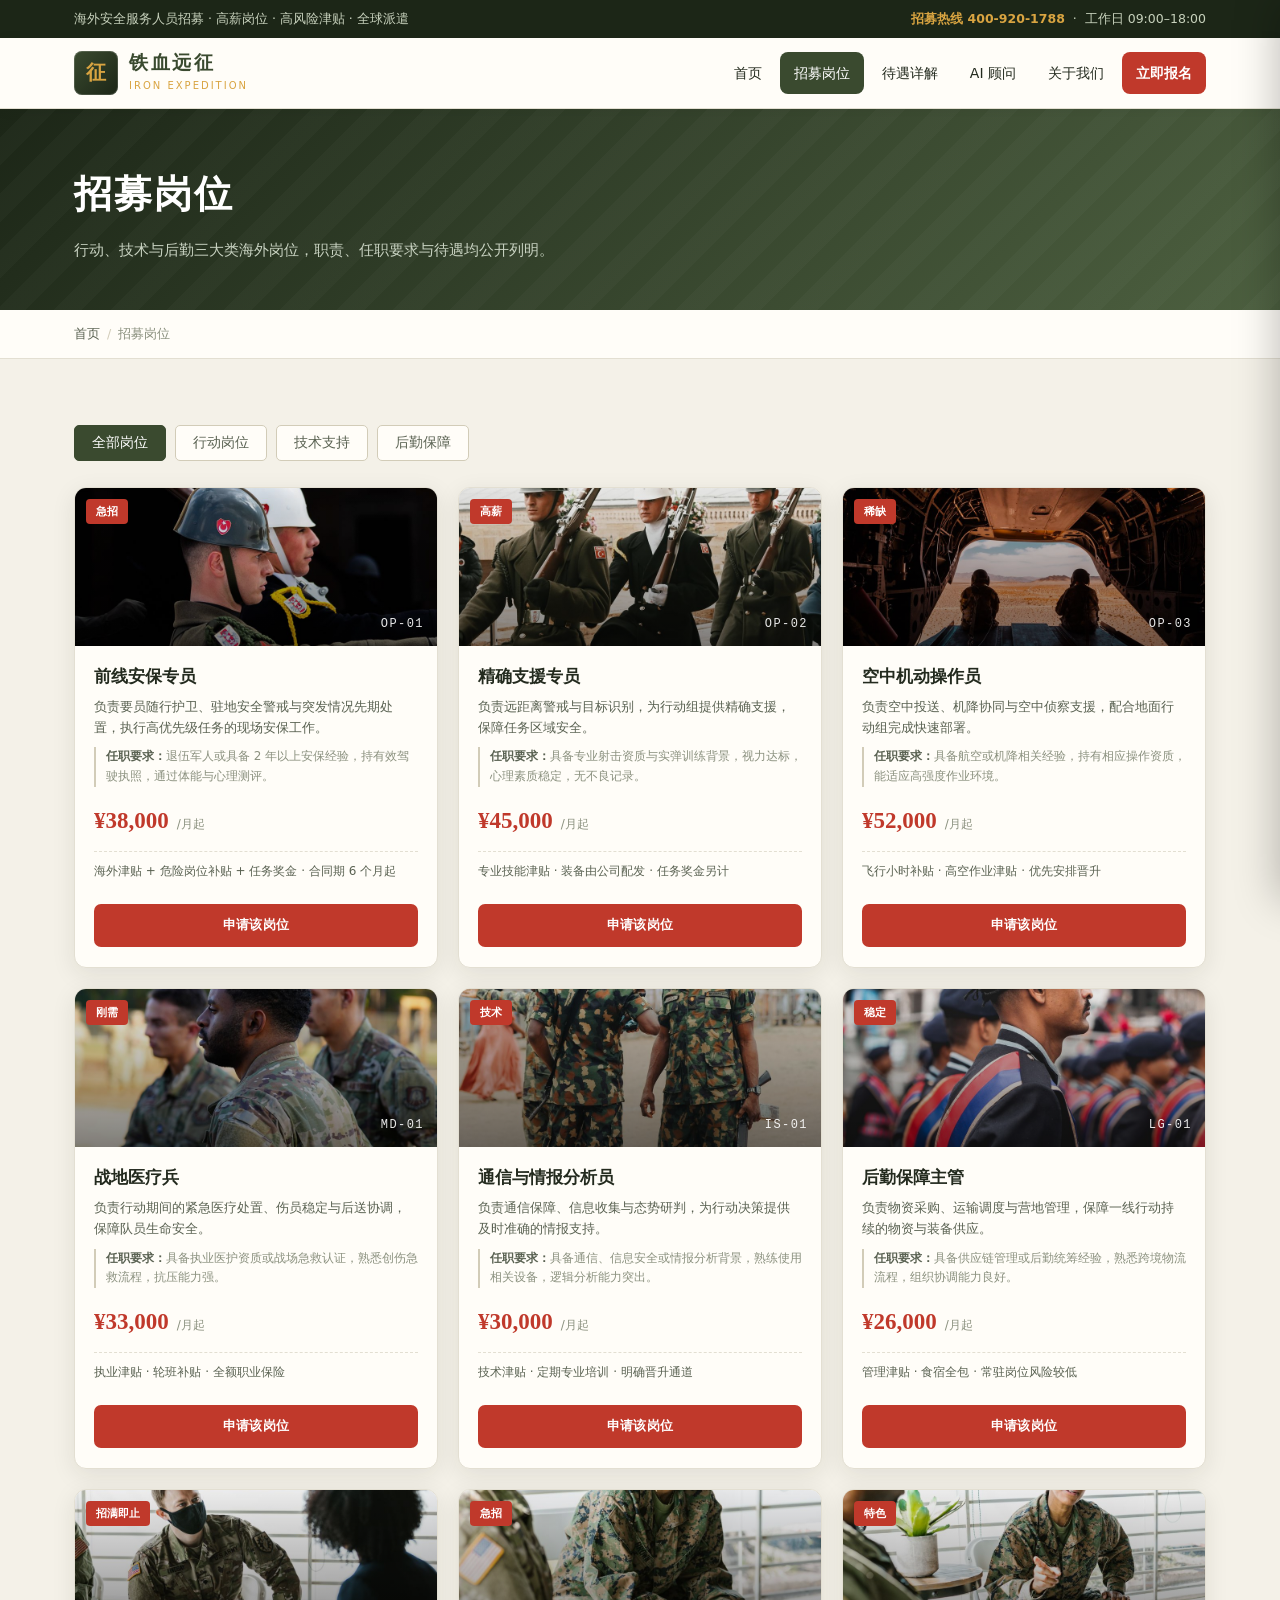
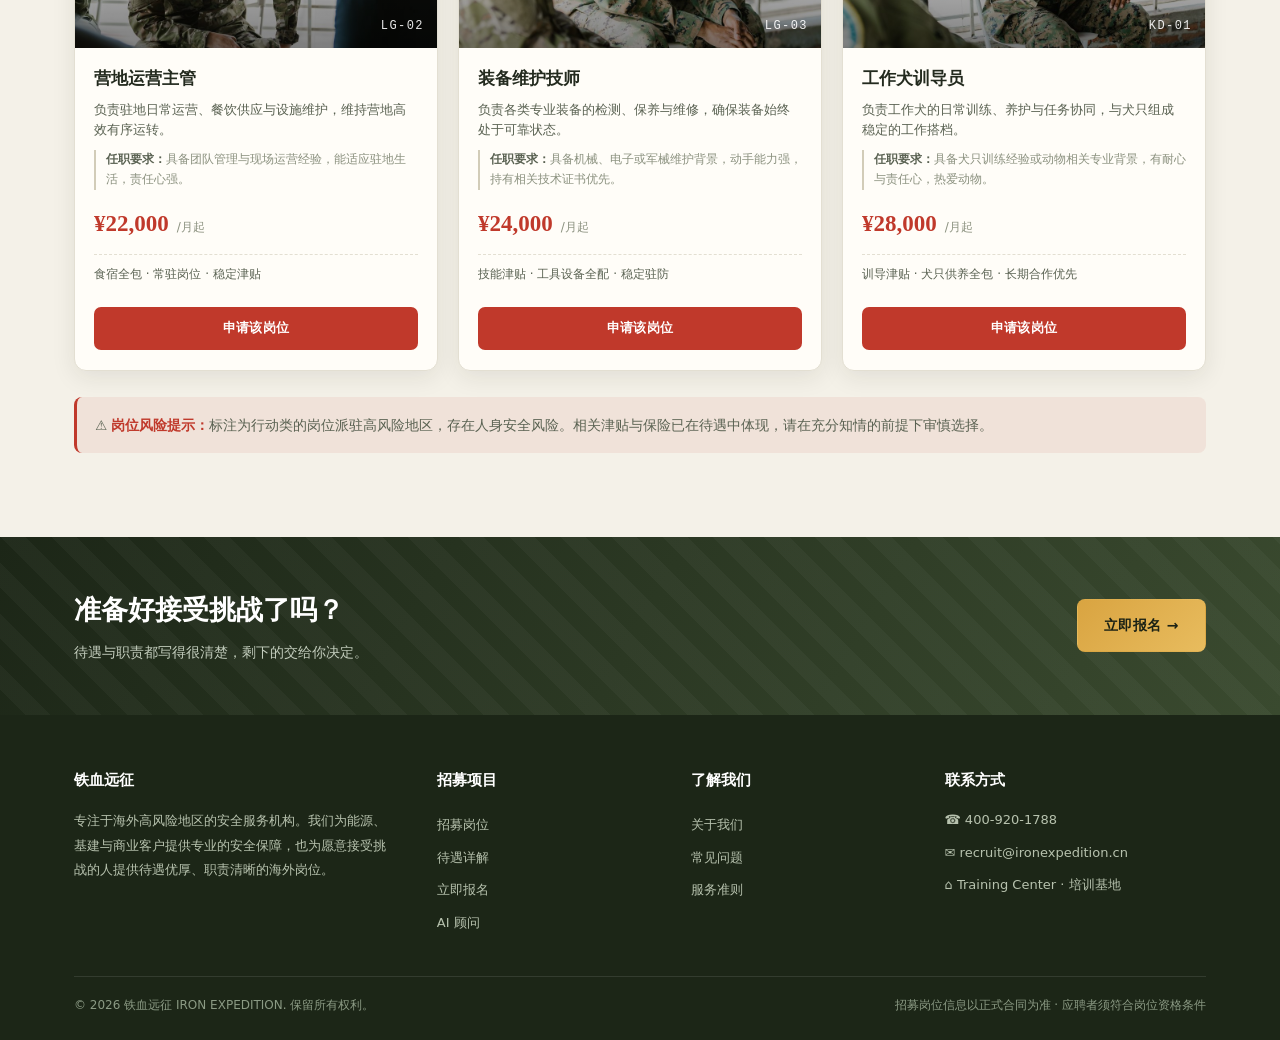
<file: jobs.html>
<!DOCTYPE html>
<html lang="zh-CN">
<head>
<meta charset="UTF-8"><meta name="viewport" content="width=device-width,initial-scale=1">
<title>招募岗位 — 铁血远征</title>
<meta name="description" content="铁血远征当前开放的海外岗位，涵盖行动、技术支持与后勤保障三大类，附职责说明、任职要求与薪资待遇。">
<link rel="stylesheet" href="assets/style.css">
</head>
<body>
<div class="topbar"><div class="wrap">
  <span>海外安全服务人员招募 · 高薪岗位 · 高风险津贴 · 全球派遣</span>
  <span><b>招募热线 400-920-1788</b> &nbsp;·&nbsp; 工作日 09:00–18:00</span>
</div></div>
<header class="sitehead"><div class="wrap">
  <a class="logo" href="index.html"><div class="mark">征</div><div class="txt"><b>铁血远征</b><span>IRON EXPEDITION</span></div></a>
  <nav class="nav"><a href="index.html">首页</a><a href="jobs.html" class="cur">招募岗位</a><a href="benefits.html">待遇详解</a><a href="agent.html">AI 顾问</a><a href="about.html">关于我们</a><a href="enlist.html" class="nav-cta">立即报名</a></nav>
  <button class="burger" id="burger">☰ 菜单</button>
</div></header>
<div class="drawer-mask" id="drawerMask"></div>
<aside class="drawer" id="drawer">
  <div class="dh"><b>铁血远征</b><button id="drawerClose">×</button></div>
  <div class="dlist"><a href="index.html"><span class="ico">⌂</span>首页</a><a href="jobs.html" class="cur"><span class="ico">⚔</span>招募岗位</a><a href="benefits.html"><span class="ico">¥</span>待遇详解</a><a href="agent.html"><span class="ico">✦</span>AI 顾问</a><a href="about.html"><span class="ico">◈</span>关于我们</a><a href="enlist.html"><span class="ico">»</span>立即报名</a></div>
  <div class="df">招募热线 400-920-1788<br>工作日 09:00–18:00 · 海外岗位咨询请留言</div>
</aside>

<div class="pagehead"><div class="wrap"><h1>招募岗位</h1><p>行动、技术与后勤三大类海外岗位，职责、任职要求与待遇均公开列明。</p></div></div>
<div class="crumb"><div class="wrap"><a href="index.html">首页</a><span>/</span>招募岗位</div></div>

<section><div class="wrap">
  <div class="filters" id="filters"></div>
  <div class="job-grid" id="jobGrid"></div>
  <div class="danger-note" style="margin-top:26px">⚠️ <b>岗位风险提示：</b>标注为行动类的岗位派驻高风险地区，存在人身安全风险。相关津贴与保险已在待遇中体现，请在充分知情的前提下审慎选择。</div>
</div></section>

<section class="cta-strip"><div class="wrap">
  <div><h3>准备好接受挑战了吗？</h3><p>待遇与职责都写得很清楚，剩下的交给你决定。</p></div>
  <a href="enlist.html" class="btn btn-gold">立即报名 →</a>
</div></section>

<footer class="sitefoot"><div class="wrap"><div class="grid">
  <div class="brand"><h5>铁血远征</h5><p>专注于海外高风险地区的安全服务机构。我们为能源、基建与商业客户提供专业的安全保障，也为愿意接受挑战的人提供待遇优厚、职责清晰的海外岗位。</p></div>
  <div><h5>招募项目</h5><a href="jobs.html">招募岗位</a><a href="benefits.html">待遇详解</a><a href="enlist.html">立即报名</a><a href="agent.html">AI 顾问</a></div>
  <div><h5>了解我们</h5><a href="about.html">关于我们</a><a href="about.html#faq">常见问题</a><a href="about.html">服务准则</a></div>
  <div><h5>联系方式</h5><div class="contact-line">☎ 400-920-1788</div><div class="contact-line">✉ recruit@ironexpedition.cn</div><div class="contact-line">⌂  Training Center · 培训基地</div></div>
</div>
<div class="bottom"><span>© 2026 铁血远征 IRON EXPEDITION. 保留所有权利。</span><span>招募岗位信息以正式合同为准 · 应聘者须符合岗位资格条件</span></div>
</div></footer>
<div id="toast" class="toast"></div>
<script src="assets/data.js"></script><script src="assets/app.js"></script>
<script>window.TB_READY && TB_READY();</script>
</body></html>
</file>
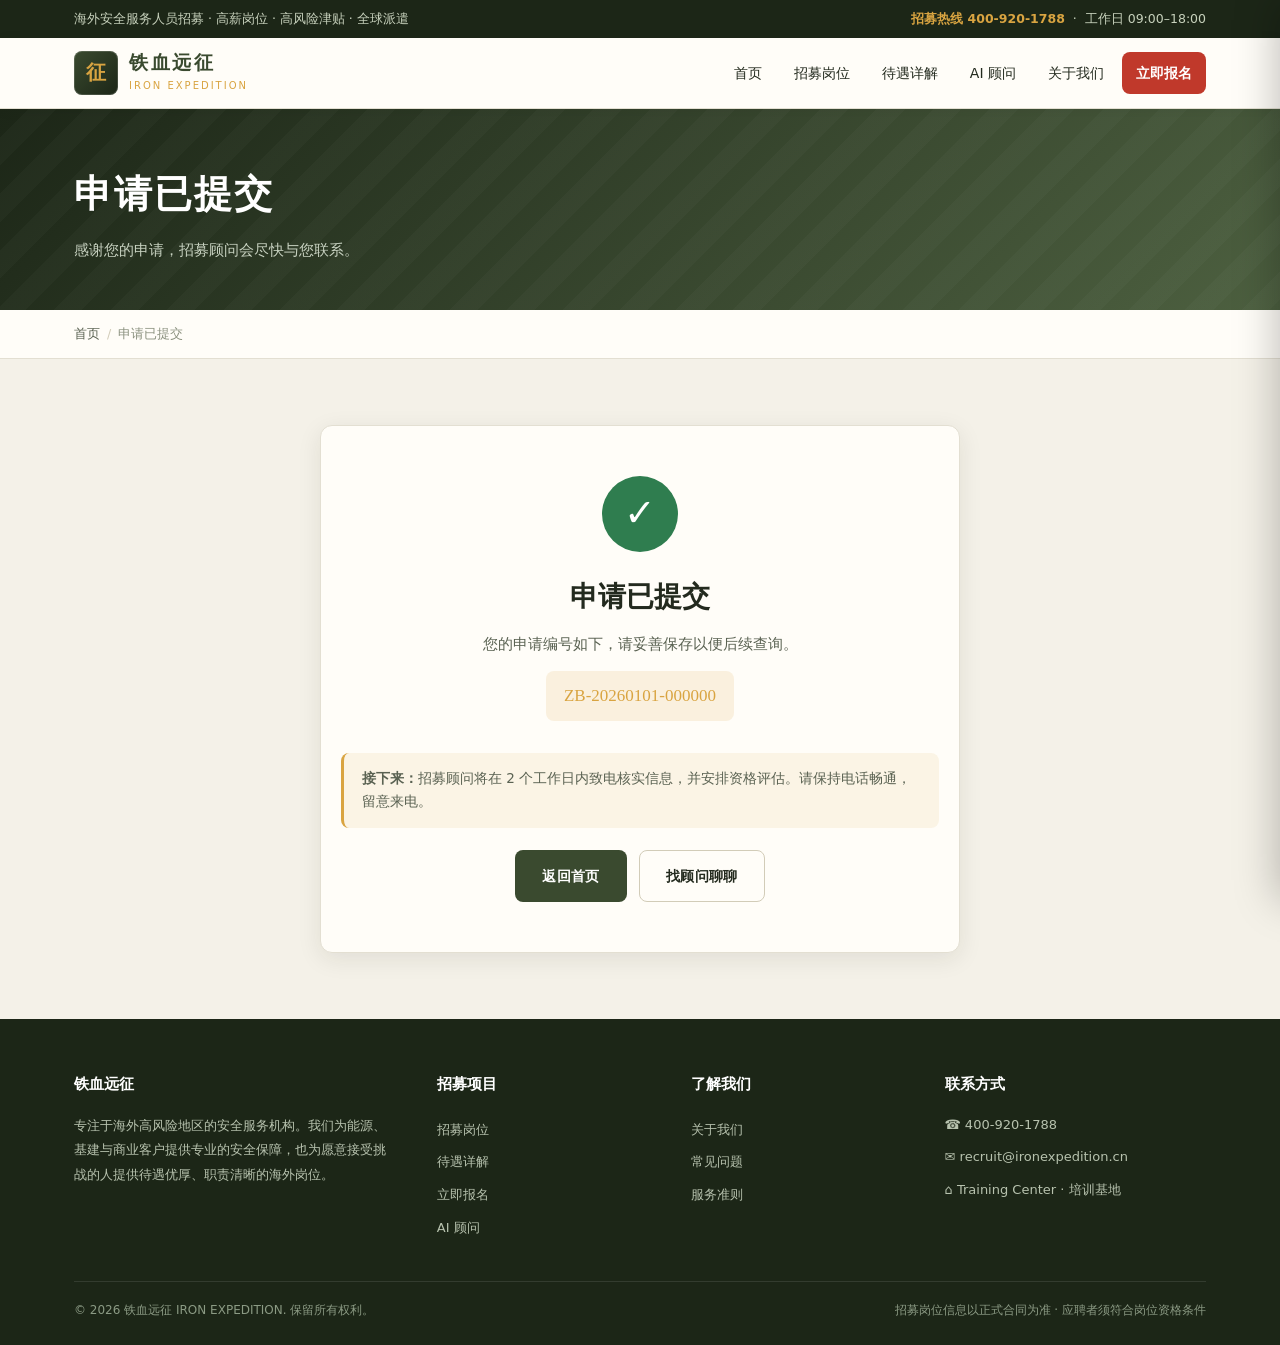
<file: success.html>
<!DOCTYPE html>
<html lang="zh-CN">
<head>
<meta charset="UTF-8"><meta name="viewport" content="width=device-width,initial-scale=1">
<title>申请已提交 — 铁血远征</title>
<meta name="description" content="报名申请已提交，请保存申请编号，招募顾问将在两个工作日内与您联系。">
<link rel="stylesheet" href="assets/style.css">
</head>
<body>
<div class="topbar"><div class="wrap">
  <span>海外安全服务人员招募 · 高薪岗位 · 高风险津贴 · 全球派遣</span>
  <span><b>招募热线 400-920-1788</b> &nbsp;·&nbsp; 工作日 09:00–18:00</span>
</div></div>
<header class="sitehead"><div class="wrap">
  <a class="logo" href="index.html"><div class="mark">征</div><div class="txt"><b>铁血远征</b><span>IRON EXPEDITION</span></div></a>
  <nav class="nav"><a href="index.html">首页</a><a href="jobs.html">招募岗位</a><a href="benefits.html">待遇详解</a><a href="agent.html">AI 顾问</a><a href="about.html">关于我们</a><a href="enlist.html" class="nav-cta">立即报名</a></nav>
  <button class="burger" id="burger">☰ 菜单</button>
</div></header>
<div class="drawer-mask" id="drawerMask"></div>
<aside class="drawer" id="drawer">
  <div class="dh"><b>铁血远征</b><button id="drawerClose">×</button></div>
  <div class="dlist"><a href="index.html"><span class="ico">⌂</span>首页</a><a href="jobs.html"><span class="ico">⚔</span>招募岗位</a><a href="benefits.html"><span class="ico">¥</span>待遇详解</a><a href="agent.html"><span class="ico">✦</span>AI 顾问</a><a href="about.html"><span class="ico">◈</span>关于我们</a><a href="enlist.html"><span class="ico">»</span>立即报名</a></div>
  <div class="df">招募热线 400-920-1788<br>工作日 09:00–18:00 · 海外岗位咨询请留言</div>
</aside>

<div class="pagehead"><div class="wrap"><h1>申请已提交</h1><p>感谢您的申请，招募顾问会尽快与您联系。</p></div></div>
<div class="crumb"><div class="wrap"><a href="index.html">首页</a><span>/</span>申请已提交</div></div>

<section><div class="wrap"><div class="card success" style="max-width:640px;margin:0 auto">
  <div class="check">✓</div>
  <h2>申请已提交</h2>
  <p style="color:var(--ink-2)">您的申请编号如下，请妥善保存以便后续查询。</p>
  <div class="orderno" id="applyNo">ZB-20260101-000000</div>
  <div class="notice" style="text-align:left"><b>接下来：</b>招募顾问将在 2 个工作日内致电核实信息，并安排资格评估。请保持电话畅通，留意来电。</div>
  <div style="margin-top:22px;display:flex;gap:12px;justify-content:center;flex-wrap:wrap"><a href="index.html" class="btn btn-army">返回首页</a><a href="agent.html" class="btn btn-ghost">找顾问聊聊</a></div>
</div></div></section>

<footer class="sitefoot"><div class="wrap"><div class="grid">
  <div class="brand"><h5>铁血远征</h5><p>专注于海外高风险地区的安全服务机构。我们为能源、基建与商业客户提供专业的安全保障，也为愿意接受挑战的人提供待遇优厚、职责清晰的海外岗位。</p></div>
  <div><h5>招募项目</h5><a href="jobs.html">招募岗位</a><a href="benefits.html">待遇详解</a><a href="enlist.html">立即报名</a><a href="agent.html">AI 顾问</a></div>
  <div><h5>了解我们</h5><a href="about.html">关于我们</a><a href="about.html#faq">常见问题</a><a href="about.html">服务准则</a></div>
  <div><h5>联系方式</h5><div class="contact-line">☎ 400-920-1788</div><div class="contact-line">✉ recruit@ironexpedition.cn</div><div class="contact-line">⌂  Training Center · 培训基地</div></div>
</div>
<div class="bottom"><span>© 2026 铁血远征 IRON EXPEDITION. 保留所有权利。</span><span>招募岗位信息以正式合同为准 · 应聘者须符合岗位资格条件</span></div>
</div></footer>
<div id="toast" class="toast"></div>
<script src="assets/data.js"></script><script src="assets/app.js"></script>
<script>window.TB_READY && TB_READY();</script>
</body></html>
</file>
<file: assets/style.css>
/* 铁血远征 IRON EXPEDITION · 海外安全服务人员招募官网 */
:root{
  --army:#3a4a2f;          /* 橄榄绿主色 */
  --army-2:#4d6040;
  --army-deep:#1c2617;     /* 深橄榄（背景/页脚） */
  --sand:#c9b48c;          /* 沙漠卡其 */
  --gold:#d9a441;          /* 军功金 */
  --danger:#c0392b;        /* 警示红 */
  --bg:#f4f1e8;            /* 沙米白 */
  --card:#fffdf8;
  --ink:#232a1e;
  --ink-2:#5a6252;
  --ink-3:#8b917f;
  --line:#e3dfd2;
  --line-2:#d2ccb8;
  --ok:#2f7d4f;
  --radius:12px;
  --radius-s:8px;
  --shadow:0 6px 24px rgba(28,38,23,.09);
  --shadow-lg:0 18px 50px rgba(28,38,23,.18);
  --sans:"PingFang SC","Microsoft YaHei","Hiragino Sans GB",system-ui,-apple-system,sans-serif;
  --serif:"Songti SC","STSong","SimSun",serif;
}
@media (prefers-color-scheme:dark){
  :root{
    color-scheme:dark;
    --army:#9dbb7d;--army-2:#b3cf96;--army-deep:#0f150b;
    --sand:#c9b48c;--gold:#e8bd63;--danger:#e05a4a;
    --bg:#10160d;--card:#181f14;--ink:#e8ecdf;--ink-2:#b3bca6;--ink-3:#7d876f;
    --line:#2a3324;--line-2:#384330;
    --shadow:0 6px 24px rgba(0,0,0,.3);--shadow-lg:0 18px 50px rgba(0,0,0,.5);
  }
}
*{box-sizing:border-box;margin:0;padding:0}
html{-webkit-text-size-adjust:100%;scroll-behavior:smooth;overflow-x:hidden}
body{font-family:var(--sans);background:var(--bg);color:var(--ink);font-size:15px;line-height:1.75;overflow-x:hidden}
img{max-width:100%;display:block}
a{color:var(--army);text-decoration:none}
a:hover{color:var(--gold)}
.wrap{max-width:1180px;margin:0 auto;padding:0 24px}
.mono{font-family:ui-monospace,Menlo,Consolas,monospace}
.small{font-size:13px;color:var(--ink-2)}
.tiny{font-size:12px;color:var(--ink-3)}
.center{text-align:center}
.hidden{display:none!important}

/* ===== 顶部信息条 ===== */
.topbar{background:var(--army-deep);color:#c7d1bc;font-size:12.5px}
.topbar .wrap{display:flex;justify-content:space-between;gap:16px;padding-top:8px;padding-bottom:8px;flex-wrap:wrap}
.topbar b{color:var(--gold)}
.sitehead{background:var(--card);border-bottom:1px solid var(--line);position:sticky;top:0;z-index:100;box-shadow:0 2px 12px rgba(0,0,0,.05)}
.sitehead .wrap{display:flex;align-items:center;gap:18px;height:70px}
.logo{display:flex;align-items:center;gap:11px;flex:0 0 auto}
.logo .mark{width:44px;height:44px;border-radius:8px;background:linear-gradient(135deg,var(--army),var(--army-deep));color:var(--gold);display:grid;place-items:center;font-family:var(--serif);font-size:20px;font-weight:700;box-shadow:inset 0 0 0 1px rgba(255,255,255,.15)}
.logo .txt b{display:block;font-size:19px;letter-spacing:.14em;font-family:var(--serif);line-height:1.2}
.logo .txt span{display:block;font-size:10px;letter-spacing:.2em;color:var(--gold);margin-top:2px}
.nav{display:flex;gap:4px;margin-left:auto;align-items:center}
.nav a{padding:9px 14px;font-size:14px;color:var(--ink);border-radius:8px;white-space:nowrap}
.nav a:hover{background:rgba(217,164,65,.14);color:var(--gold)}
.nav a.cur{background:var(--army);color:#fff}
.nav .nav-cta{background:var(--danger);color:#fff;font-weight:600}
.nav .nav-cta:hover{background:#a93226;color:#fff}
.burger{display:none;margin-left:auto;background:var(--army);color:#fff;border:none;border-radius:8px;padding:9px 13px;font-size:14px;cursor:pointer}
@media(max-width:980px){.nav{display:none}.burger{display:block}}

/* 抽屉栏 */
.drawer-mask{position:fixed;inset:0;background:rgba(10,20,8,.55);z-index:198;opacity:0;visibility:hidden;transition:.25s}
.drawer-mask.on{opacity:1;visibility:visible}
.drawer{position:fixed;top:0;right:0;bottom:0;width:min(330px,86vw);background:var(--card);z-index:199;transform:translateX(102%);transition:transform .28s cubic-bezier(.4,0,.2,1);box-shadow:-10px 0 40px rgba(0,0,0,.25);display:flex;flex-direction:column}
.drawer.on{transform:none}
.drawer .dh{padding:20px;background:linear-gradient(135deg,var(--army),var(--army-deep));color:#fff;display:flex;justify-content:space-between;align-items:center}
.drawer .dh b{font-family:var(--serif);font-size:20px;letter-spacing:.1em}
.drawer .dh button{background:rgba(255,255,255,.15);border:none;color:#fff;width:32px;height:32px;border-radius:50%;font-size:18px;cursor:pointer}
.drawer .dlist{padding:12px;overflow-y:auto;flex:1}
.drawer .dlist a{display:flex;align-items:center;gap:12px;padding:14px 16px;border-radius:10px;color:var(--ink);font-size:15px;margin-bottom:4px}
.drawer .dlist a:hover,.drawer .dlist a.cur{background:rgba(217,164,65,.14);color:var(--gold)}
.drawer .dlist a .ico{width:26px;height:26px;border-radius:7px;background:var(--army);color:#fff;display:grid;place-items:center;font-size:13px;flex:0 0 auto}
.drawer .df{padding:16px 20px;border-top:1px solid var(--line);font-size:13px;color:var(--ink-2);line-height:1.8}

/* ===== 通用块 ===== */
section{padding:66px 0}
.sec-head{text-align:center;max-width:740px;margin:0 auto 40px}
.sec-head .kicker{display:inline-block;color:var(--gold);font-size:12px;letter-spacing:.3em;font-weight:700;margin-bottom:10px}
.sec-head h2{font-size:clamp(25px,4vw,36px);font-family:var(--serif);letter-spacing:.04em;line-height:1.35}
.sec-head p{color:var(--ink-2);margin-top:12px}
.btn{display:inline-flex;align-items:center;justify-content:center;gap:8px;padding:13px 26px;border-radius:8px;font-size:14px;font-weight:700;cursor:pointer;border:1px solid transparent;transition:.2s;text-align:center;letter-spacing:.03em}
.btn-gold{background:linear-gradient(135deg,var(--gold),#e8bc5e);color:#1a2114}
.btn-gold:hover{filter:brightness(1.07);color:#1a2114;transform:translateY(-1px)}
.btn-army{background:var(--army);color:#fff}
.btn-army:hover{background:var(--army-2);color:#fff}
.btn-danger{background:var(--danger);color:#fff}
.btn-danger:hover{background:#a93226;color:#fff}
.btn-ghost{background:transparent;border-color:var(--line-2);color:var(--ink)}
.btn-ghost:hover{border-color:var(--gold);color:var(--gold)}
.btn-sm{padding:9px 15px;font-size:13px;border-radius:7px}
.card{background:var(--card);border:1px solid var(--line);border-radius:var(--radius);box-shadow:var(--shadow)}
.tag{display:inline-block;padding:3px 9px;border-radius:4px;font-size:11.5px;background:rgba(217,164,65,.16);color:var(--gold);font-weight:700}

/* ===== 首屏（真实图片背景） ===== */
.hero{position:relative;background:var(--army-deep) url(images/hero.jpg) center 35%/cover no-repeat;color:#fff;overflow:hidden}
.hero .bg{position:absolute;inset:0;background:linear-gradient(115deg,rgba(18,25,13,.97),rgba(24,33,17,.9) 48%,rgba(28,38,23,.62) 78%,rgba(28,38,23,.5))}
.hero .bg::after{content:"";position:absolute;inset:0;background:linear-gradient(0deg,rgba(18,25,13,.7),transparent 40%),radial-gradient(circle at 78% 35%,rgba(217,164,65,.14),transparent 46%)}
.hero .wrap{position:relative;z-index:2;padding:100px 24px 108px;display:grid;grid-template-columns:1.1fr .9fr;gap:48px;align-items:center}
.hero .badge{display:inline-flex;align-items:center;gap:8px;border:1px solid rgba(217,164,65,.55);color:var(--gold);padding:6px 14px;border-radius:4px;font-size:12.5px;letter-spacing:.12em;margin-bottom:22px;font-weight:700}
.hero h1{font-family:var(--serif);font-size:clamp(34px,5.4vw,58px);line-height:1.28;letter-spacing:.03em;font-weight:700}
.hero h1 em{color:var(--gold);font-style:normal}
.hero .lead{font-size:clamp(15px,2vw,17px);color:#d3dccb;margin:22px 0 28px;max-width:580px;line-height:1.95}
.hero .lead b{color:var(--gold)}
.hero .actions{display:flex;gap:14px;flex-wrap:wrap}
.hero .trust{display:flex;gap:28px;margin-top:38px;flex-wrap:wrap}
.hero .trust div b{display:block;font-size:24px;color:var(--gold);font-family:var(--serif)}
.hero .trust div span{font-size:12px;color:#a9b7a2}
.hero-card{background:rgba(255,255,255,.07);border:1px solid rgba(255,255,255,.2);backdrop-filter:blur(8px);border-radius:14px;padding:26px;box-shadow:var(--shadow-lg)}
.hero-card h3{font-size:16px;margin-bottom:6px;color:#fff;letter-spacing:.05em}
.hero-card .sub{font-size:12.5px;color:#a9b7a2;margin-bottom:18px}
.pay-line{display:flex;justify-content:space-between;align-items:baseline;padding:11px 0;border-bottom:1px dashed rgba(255,255,255,.16)}
.pay-line span{font-size:13px;color:#c3cdbd}
.pay-line b{font-size:19px;color:var(--gold);font-family:var(--serif)}
.hero-card .fake-input{margin-top:18px;display:flex;gap:8px}
.hero-card .fake-input a{flex:1;text-align:center;background:var(--danger);color:#fff;border-radius:9px;padding:11px 14px;font-size:13.5px;font-weight:700}
.hero-card .fake-input a:hover{background:#a93226;color:#fff}
@media(max-width:900px){.hero{background-position:60% center}.hero .wrap{grid-template-columns:1fr;padding:70px 24px 76px;gap:32px}.hero-card{max-width:560px}}

/* ===== 现代统计数字卡 ===== */
.stat-grid{display:grid;grid-template-columns:repeat(4,1fr);gap:16px}
.stat-card{background:var(--card);border:1px solid var(--line);border-radius:16px;padding:34px 18px 30px;text-align:center;position:relative;overflow:hidden;transition:transform .3s ease,box-shadow .3s ease}
.stat-card::before{content:"";position:absolute;top:0;left:0;right:0;height:3px;background:linear-gradient(90deg,var(--gold),var(--army))}
.stat-card::after{content:"";position:absolute;width:130px;height:130px;border-radius:50%;right:-45px;bottom:-65px;background:radial-gradient(circle,rgba(217,164,65,.12),transparent 70%)}
.stat-card:hover{transform:translateY(-5px);box-shadow:var(--shadow-lg)}
.stat-num{font-size:clamp(32px,4.4vw,46px);font-weight:700;color:var(--gold);line-height:1.1;letter-spacing:-.01em}
.stat-num span{font-size:.44em;margin-left:2px;color:var(--ink-2);font-weight:500}
.stat-label{font-size:13px;color:var(--ink-2);margin-top:12px;letter-spacing:.06em}
@media(max-width:900px){.stat-grid{grid-template-columns:repeat(2,1fr)}}
@media(max-width:400px){.stat-card{padding:24px 10px 20px}}

/* 卖点 */
.feature-grid{display:grid;grid-template-columns:repeat(4,1fr);gap:18px}
.feature{padding:26px 22px;text-align:center;transition:.25s}
.feature:hover{transform:translateY(-5px);box-shadow:var(--shadow-lg)}
.feature .ic{width:54px;height:54px;margin:0 auto 14px;border-radius:12px;background:linear-gradient(135deg,rgba(217,164,65,.2),rgba(58,74,47,.1));color:var(--gold);display:grid;place-items:center;font-family:var(--serif);font-size:27px;font-weight:700}
.feature h4{font-size:16px;margin-bottom:7px}
.feature p{font-size:13px;color:var(--ink-2);line-height:1.7}
@media(max-width:900px){.feature-grid{grid-template-columns:repeat(2,1fr)}}
@media(max-width:520px){.feature-grid{grid-template-columns:1fr}}

/* 岗位卡（真实图片） */
.job-grid{display:grid;grid-template-columns:repeat(3,1fr);gap:20px}
.job{background:var(--card);border:1px solid var(--line);border-radius:var(--radius);overflow:hidden;box-shadow:var(--shadow);transition:.25s;display:flex;flex-direction:column}
.job:hover{transform:translateY(-5px);box-shadow:var(--shadow-lg)}
.job .top{height:158px;position:relative;overflow:hidden;background:var(--army-deep)}
.job .top img{width:100%;height:100%;object-fit:cover;transition:transform .45s ease}
.job:hover .top img{transform:scale(1.06)}
.job .top::after{content:"";position:absolute;inset:0;background:linear-gradient(180deg,rgba(0,0,0,.06),rgba(0,0,0,.5))}
.job .top .corner{position:absolute;top:11px;left:11px;z-index:2;background:var(--danger);color:#fff;font-size:11px;padding:3px 10px;border-radius:4px;font-weight:700}
.job .top .code{position:absolute;bottom:11px;right:13px;z-index:2;color:rgba(255,255,255,.9);font-family:ui-monospace,Menlo,Consolas,monospace;font-size:12px;letter-spacing:.12em}
.job .body{padding:18px 19px 20px;display:flex;flex-direction:column;flex:1}
.job .body h4{font-size:17px;line-height:1.5;margin-bottom:8px}
.job .body .desc{font-size:12.5px;color:var(--ink-2);line-height:1.65}
.job .body .req{font-size:12px;color:var(--ink-3);line-height:1.65;margin-top:9px;padding-left:10px;border-left:2px solid var(--line-2)}
.job .body .req b{color:var(--ink-2)}
.job .pay{display:flex;align-items:baseline;gap:8px;margin:14px 0 10px}
.job .pay b{font-size:23px;color:var(--danger);font-family:var(--serif)}
.job .pay span{font-size:12px;color:var(--ink-3)}
.job .meta{font-size:12px;color:var(--ink-2);padding:9px 0;border-top:1px dashed var(--line);margin-bottom:13px;line-height:1.75}
.job .foot{margin-top:auto}
.job .foot .btn{width:100%}
@media(max-width:980px){.job-grid{grid-template-columns:repeat(2,1fr)}}
@media(max-width:560px){.job-grid{grid-template-columns:1fr}}

/* 流程 */
.flow{display:grid;grid-template-columns:repeat(5,1fr);gap:12px;position:relative}
.flow .step{text-align:center;padding:0 6px}
.flow .step .n{width:46px;height:46px;border-radius:50%;background:var(--card);border:2px solid var(--gold);color:var(--gold);display:grid;place-items:center;font-size:18px;font-weight:700;margin:0 auto 12px;font-family:var(--serif)}
.flow .step h5{font-size:14.5px;margin-bottom:5px}
.flow .step p{font-size:12px;color:var(--ink-2)}
@media(max-width:760px){.flow{grid-template-columns:repeat(2,1fr);gap:20px 10px}.flow .step:last-child{grid-column:span 2}}

/* 待遇对比表 */
.tbl-wrap{overflow-x:auto;border:1px solid var(--line);border-radius:var(--radius);background:var(--card)}
table.tbl{width:100%;border-collapse:collapse;font-size:13.5px;min-width:600px}
table.tbl th,table.tbl td{padding:13px 15px;text-align:left;border-bottom:1px solid var(--line)}
table.tbl th{background:var(--army);color:#fff;font-weight:600;white-space:nowrap}
table.tbl tr:last-child td{border-bottom:none}
table.tbl tr:nth-child(even) td{background:rgba(58,74,47,.03)}
table.tbl td b{color:var(--gold)}
table.tbl .hot{color:var(--danger);font-weight:700}

/* CTA 条 */
.cta-strip{background:linear-gradient(120deg,var(--army-deep),var(--army));color:#fff;padding:50px 0;position:relative;overflow:hidden}
.cta-strip::before{content:"";position:absolute;inset:0;background:repeating-linear-gradient(45deg,transparent,transparent 18px,rgba(255,255,255,.03) 18px,rgba(255,255,255,.03) 36px)}
.cta-strip .wrap{position:relative;display:flex;align-items:center;justify-content:space-between;gap:24px;flex-wrap:wrap}
.cta-strip h3{font-family:var(--serif);font-size:27px}
.cta-strip p{color:#c3cdbd;margin-top:6px;font-size:14px}

/* 页脚 */
.sitefoot{background:var(--army-deep);color:#b7c2ae;padding:52px 0 24px;font-size:13px}
.sitefoot .grid{display:grid;grid-template-columns:1.5fr 1fr 1fr 1.2fr;gap:36px}
.sitefoot .grid h5{color:#fff;font-size:15px;margin-bottom:16px;font-family:var(--serif)}
.sitefoot .brand p{margin-top:12px;line-height:1.9;max-width:320px}
.sitefoot a{color:#b7c2ae;display:block;padding:5px 0}
.sitefoot a:hover{color:var(--gold)}
.sitefoot .contact-line{display:flex;gap:9px;margin-bottom:10px;align-items:flex-start}
.sitefoot .bottom{border-top:1px solid rgba(255,255,255,.1);margin-top:36px;padding-top:18px;display:flex;justify-content:space-between;gap:14px;flex-wrap:wrap;font-size:12px;color:#8b9a84;line-height:1.8}
@media(max-width:860px){.sitefoot .grid{grid-template-columns:repeat(2,1fr)}}

/* 面包屑 & 内页标题 */
.crumb{background:var(--card);border-bottom:1px solid var(--line);padding:13px 0;font-size:12.5px;color:var(--ink-3)}
.crumb a{color:var(--ink-2)}
.crumb span{margin:0 7px;color:var(--line-2)}
.pagehead{background:linear-gradient(135deg,var(--army-deep),var(--army-2));color:#fff;padding:52px 0 46px;position:relative;overflow:hidden}
.pagehead::after{content:"";position:absolute;inset:0;background:repeating-linear-gradient(135deg,transparent,transparent 20px,rgba(255,255,255,.025) 20px,rgba(255,255,255,.025) 40px)}
.pagehead .wrap{position:relative;z-index:1}
.pagehead h1{font-family:var(--serif);font-size:clamp(26px,4vw,38px);letter-spacing:.05em}
.pagehead p{color:#c8d2c1;margin-top:10px;max-width:660px}

/* 筛选 */
.filters{display:flex;gap:9px;flex-wrap:wrap;margin-bottom:26px}
.filters button{padding:8px 17px;border-radius:5px;border:1px solid var(--line-2);background:var(--card);color:var(--ink-2);font-size:13.5px;cursor:pointer;transition:.2s}
.filters button:hover{border-color:var(--gold);color:var(--gold)}
.filters button.on{background:var(--army);border-color:var(--army);color:#fff}

/* ===== AI 招募顾问 ===== */
.about-hero{grid-template-columns:1fr 1fr}
@media(max-width:820px){.about-hero{grid-template-columns:1fr!important;padding:32px 24px!important}}
.agent-layout{display:grid;grid-template-columns:1fr 340px;gap:20px;align-items:start}
@media(max-width:980px){.agent-layout{grid-template-columns:1fr}}
.chat-box{background:var(--card);border:1px solid var(--line);border-radius:var(--radius);box-shadow:var(--shadow);display:flex;flex-direction:column;overflow:hidden}
.chat-top{padding:16px 20px;border-bottom:1px solid var(--line);display:flex;align-items:center;gap:12px}
.chat-top .av{width:40px;height:40px;border-radius:9px;background:linear-gradient(135deg,var(--army),var(--army-deep));color:var(--gold);display:grid;place-items:center;font-size:18px}
.chat-top b{font-size:15px}
.chat-top .status{font-size:12px;color:var(--ok);display:flex;align-items:center;gap:5px}
.chat-top .status::before{content:"";width:7px;height:7px;border-radius:50%;background:var(--ok)}
.chat-log{height:440px;overflow-y:auto;padding:20px;display:flex;flex-direction:column;gap:16px;background:linear-gradient(180deg,rgba(58,74,47,.025),transparent)}
.msg{display:flex;gap:11px;align-items:flex-start;max-width:88%}
.msg .av{width:32px;height:32px;border-radius:8px;flex:0 0 auto;display:grid;place-items:center;font-size:14px;background:linear-gradient(135deg,var(--army),var(--army-deep));color:var(--gold)}
.msg .bub{background:var(--bg);border:1px solid var(--line);border-radius:4px 14px 14px 14px;padding:12px 16px;font-size:14px;line-height:1.8}
.msg.me{flex-direction:row-reverse;margin-left:auto}
.msg.me .av{background:var(--gold);color:#1a2114}
.msg.me .bub{background:var(--army);color:#fff;border-color:var(--army);border-radius:14px 4px 14px 14px}
.msg .bub table{width:100%;border-collapse:collapse;margin-top:10px;font-size:12.5px;min-width:0}
.msg .bub table th,.msg .bub table td{border:1px solid var(--line-2);padding:6px 8px;text-align:left}
.msg .bub table th{background:var(--army);color:#fff;white-space:nowrap}
.chat-input{padding:14px 18px;border-top:1px solid var(--line);display:flex;gap:10px}
.chat-input input{flex:1;min-width:0;padding:12px 15px;border:1px solid var(--line-2);border-radius:9px;font-size:14px;background:var(--card);color:var(--ink)}
.chat-input input:focus{outline:none;border-color:var(--gold)}
.agent-side .side-card{padding:20px;margin-bottom:16px}
.agent-side h4{font-size:15px;margin-bottom:12px;font-family:var(--serif)}
.agent-side p,.agent-side li{font-size:13px;color:var(--ink-2);line-height:1.8}
.agent-side ul{padding-left:18px}
.typing{display:inline-flex;gap:4px;align-items:center}
.typing i{width:6px;height:6px;border-radius:50%;background:var(--gold);animation:tp 1s infinite}
.typing i:nth-child(2){animation-delay:.15s}.typing i:nth-child(3){animation-delay:.3s}
@keyframes tp{0%,60%,100%{opacity:.3;transform:translateY(0)}30%{opacity:1;transform:translateY(-3px)}}

/* 表单 & 信息卡 */
.form-grid{display:grid;grid-template-columns:1fr 1fr;gap:16px}
@media(max-width:620px){.form-grid{grid-template-columns:1fr}}
.field label{display:block;font-size:13px;margin-bottom:6px;color:var(--ink-2);font-weight:500}
.field input,.field select,.field textarea{width:100%;padding:11px 13px;border:1px solid var(--line-2);border-radius:9px;font-size:14px;background:var(--card);color:var(--ink)}
.field input:focus,.field select:focus,.field textarea:focus{outline:none;border-color:var(--gold)}
.field.full{grid-column:1/-1}
.field .err{color:var(--danger);font-size:12px;margin-top:5px;display:none}
.field .err.on{display:block}
.section-card{padding:24px;margin-bottom:18px}
.check-row{display:flex;gap:10px;align-items:flex-start;font-size:13px;color:var(--ink-2);line-height:1.7;margin:10px 0}
.check-row input{margin-top:4px;flex:0 0 auto;accent-color:var(--danger)}
.summary-line{display:flex;justify-content:space-between;padding:10px 0;font-size:14px;border-bottom:1px dashed var(--line)}
.summary-line b{color:var(--danger)}

/* 步骤条 & 成功页 */
.steps{display:flex;justify-content:center;gap:0;margin:0 auto 36px;max-width:640px}
.steps .s{display:flex;align-items:center;gap:9px;color:var(--ink-3);font-size:13px;flex:1;justify-content:center;white-space:nowrap}
.steps .s .n{width:28px;height:28px;border-radius:50%;border:2px solid var(--line-2);display:grid;place-items:center;font-size:13px}
.steps .s.on{color:var(--gold)}
.steps .s.on .n{border-color:var(--gold);background:var(--gold);color:#1a2114;font-weight:700}
.steps .s.done .n{border-color:var(--ok);background:var(--ok);color:#fff}
.steps .line{flex:0 0 40px;height:1px;background:var(--line-2);margin:0 4px}
@media(max-width:620px){.steps .s span.t{display:none}}
.success{text-align:center;padding:50px 20px}
.success .check{width:76px;height:76px;border-radius:50%;background:var(--ok);color:#fff;display:grid;place-items:center;font-size:38px;margin:0 auto 20px}
.success h2{font-family:var(--serif);font-size:28px;margin-bottom:10px}
.success .orderno{display:inline-block;background:rgba(217,164,65,.14);color:var(--gold);padding:10px 18px;border-radius:8px;font-family:var(--serif);font-size:17px;margin:14px 0}

/* FAQ / 提示 / toast */
.faq{border-bottom:1px solid var(--line)}
.faq summary{padding:17px 0;cursor:pointer;font-size:15px;font-weight:500;list-style:none;display:flex;justify-content:space-between;gap:12px;align-items:center}
.faq summary::-webkit-details-marker{display:none}
.faq summary::after{content:"+";color:var(--gold);font-size:20px;font-weight:400}
.faq[open] summary::after{content:"−"}
.faq .ans{padding:0 0 17px;color:var(--ink-2);font-size:14px;line-height:1.85}
.notice{padding:14px 18px;border-radius:8px;background:rgba(217,164,65,.1);border-left:3px solid var(--gold);font-size:13.5px;color:var(--ink-2);margin:18px 0}
.danger-note{padding:16px 18px;border-radius:8px;background:rgba(192,57,43,.08);border-left:3px solid var(--danger);font-size:13.5px;color:var(--ink-2);margin:18px 0;line-height:1.8}
.danger-note b{color:var(--danger)}
.toast{position:fixed;bottom:28px;left:50%;transform:translateX(-50%) translateY(100px);background:var(--army-deep);color:#fff;padding:13px 22px;border-radius:30px;box-shadow:var(--shadow-lg);z-index:500;font-size:14px;opacity:0;transition:.3s;pointer-events:none;max-width:90vw;text-align:center}
.toast.on{transform:translateX(-50%) translateY(0);opacity:1}
</file>
